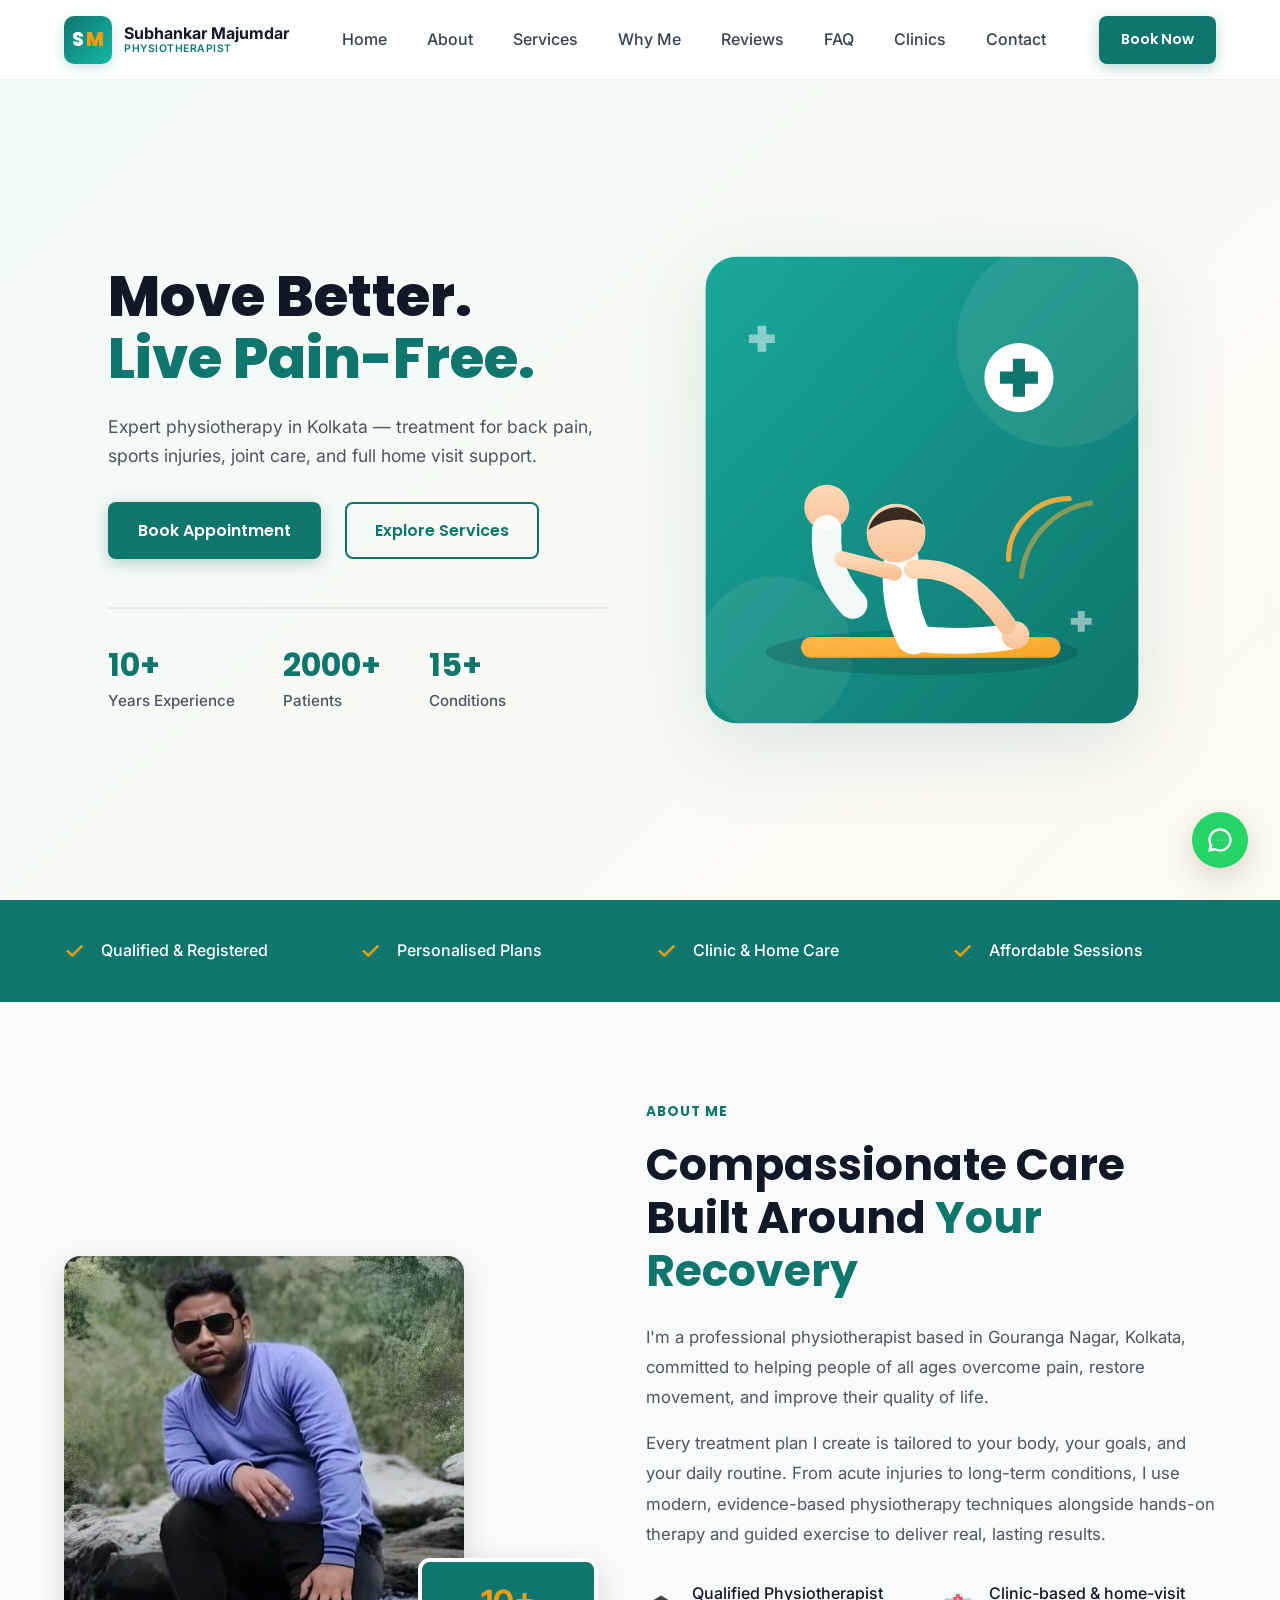
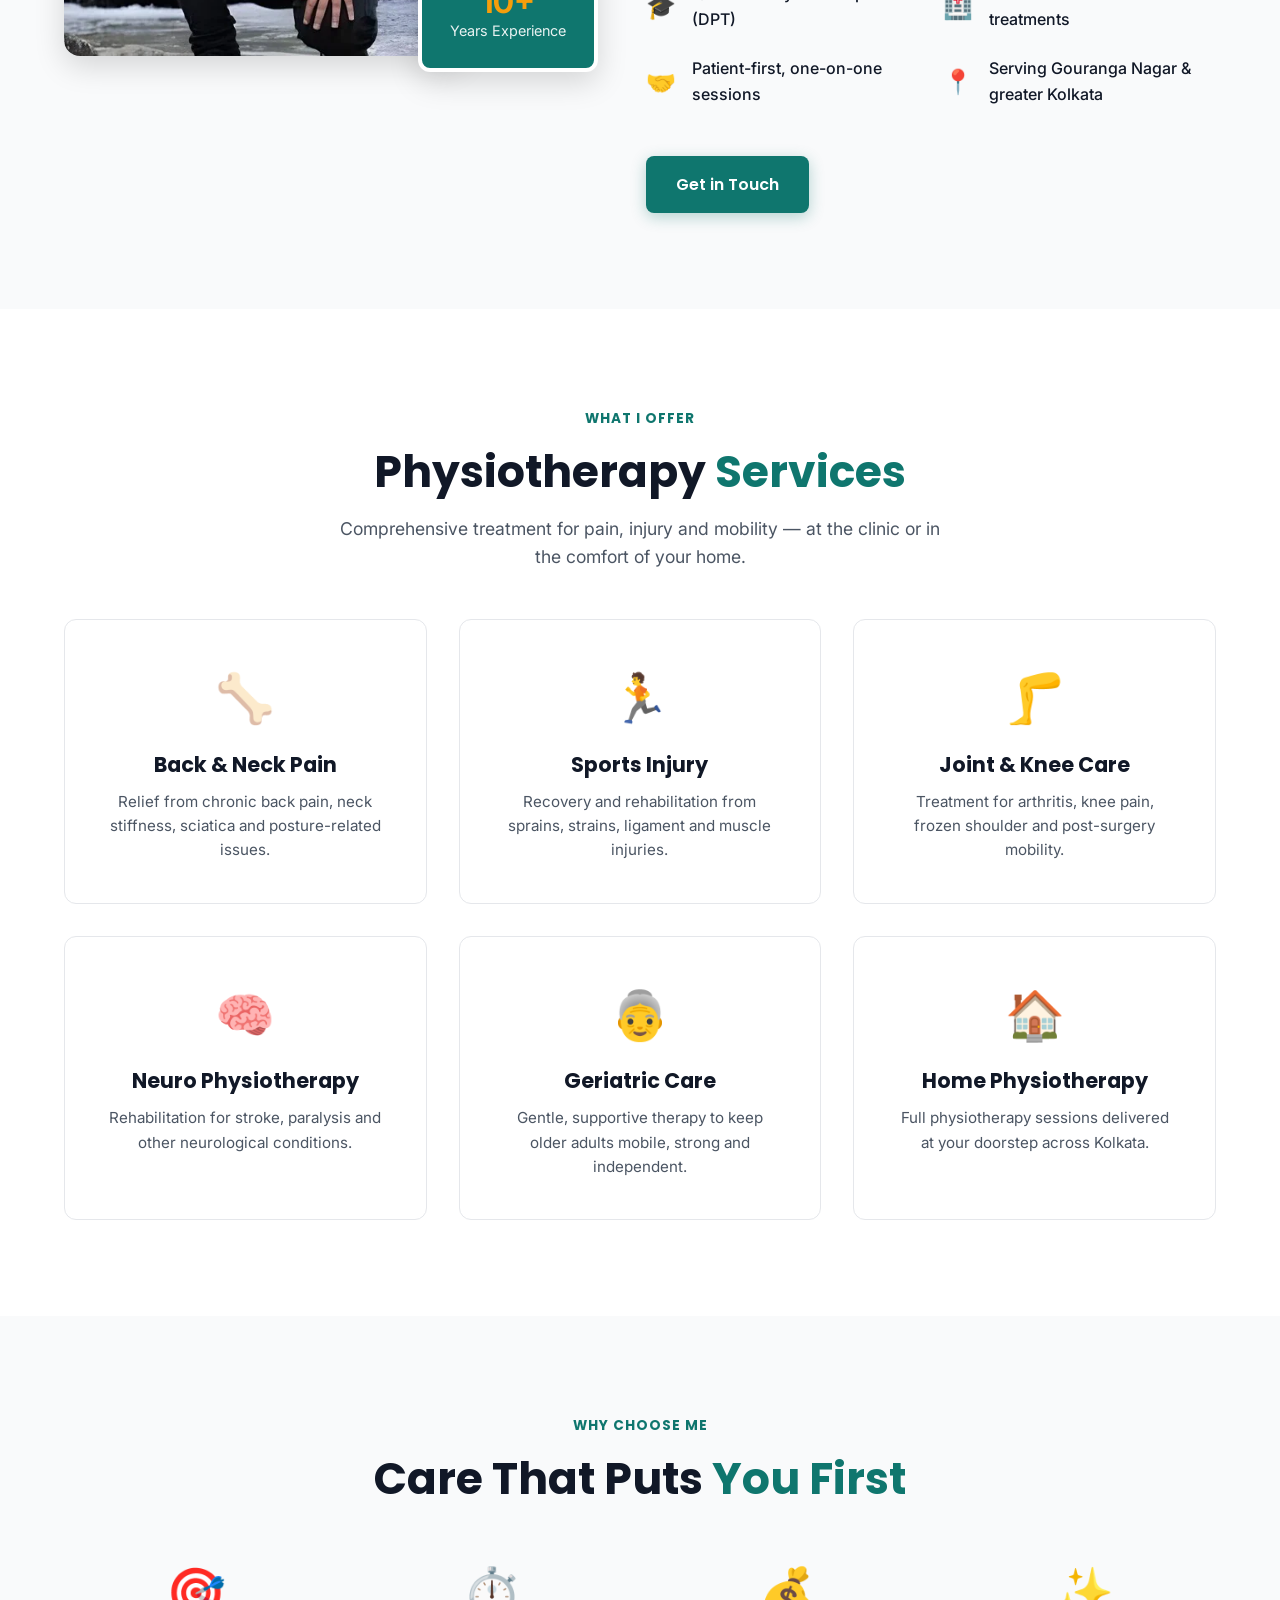
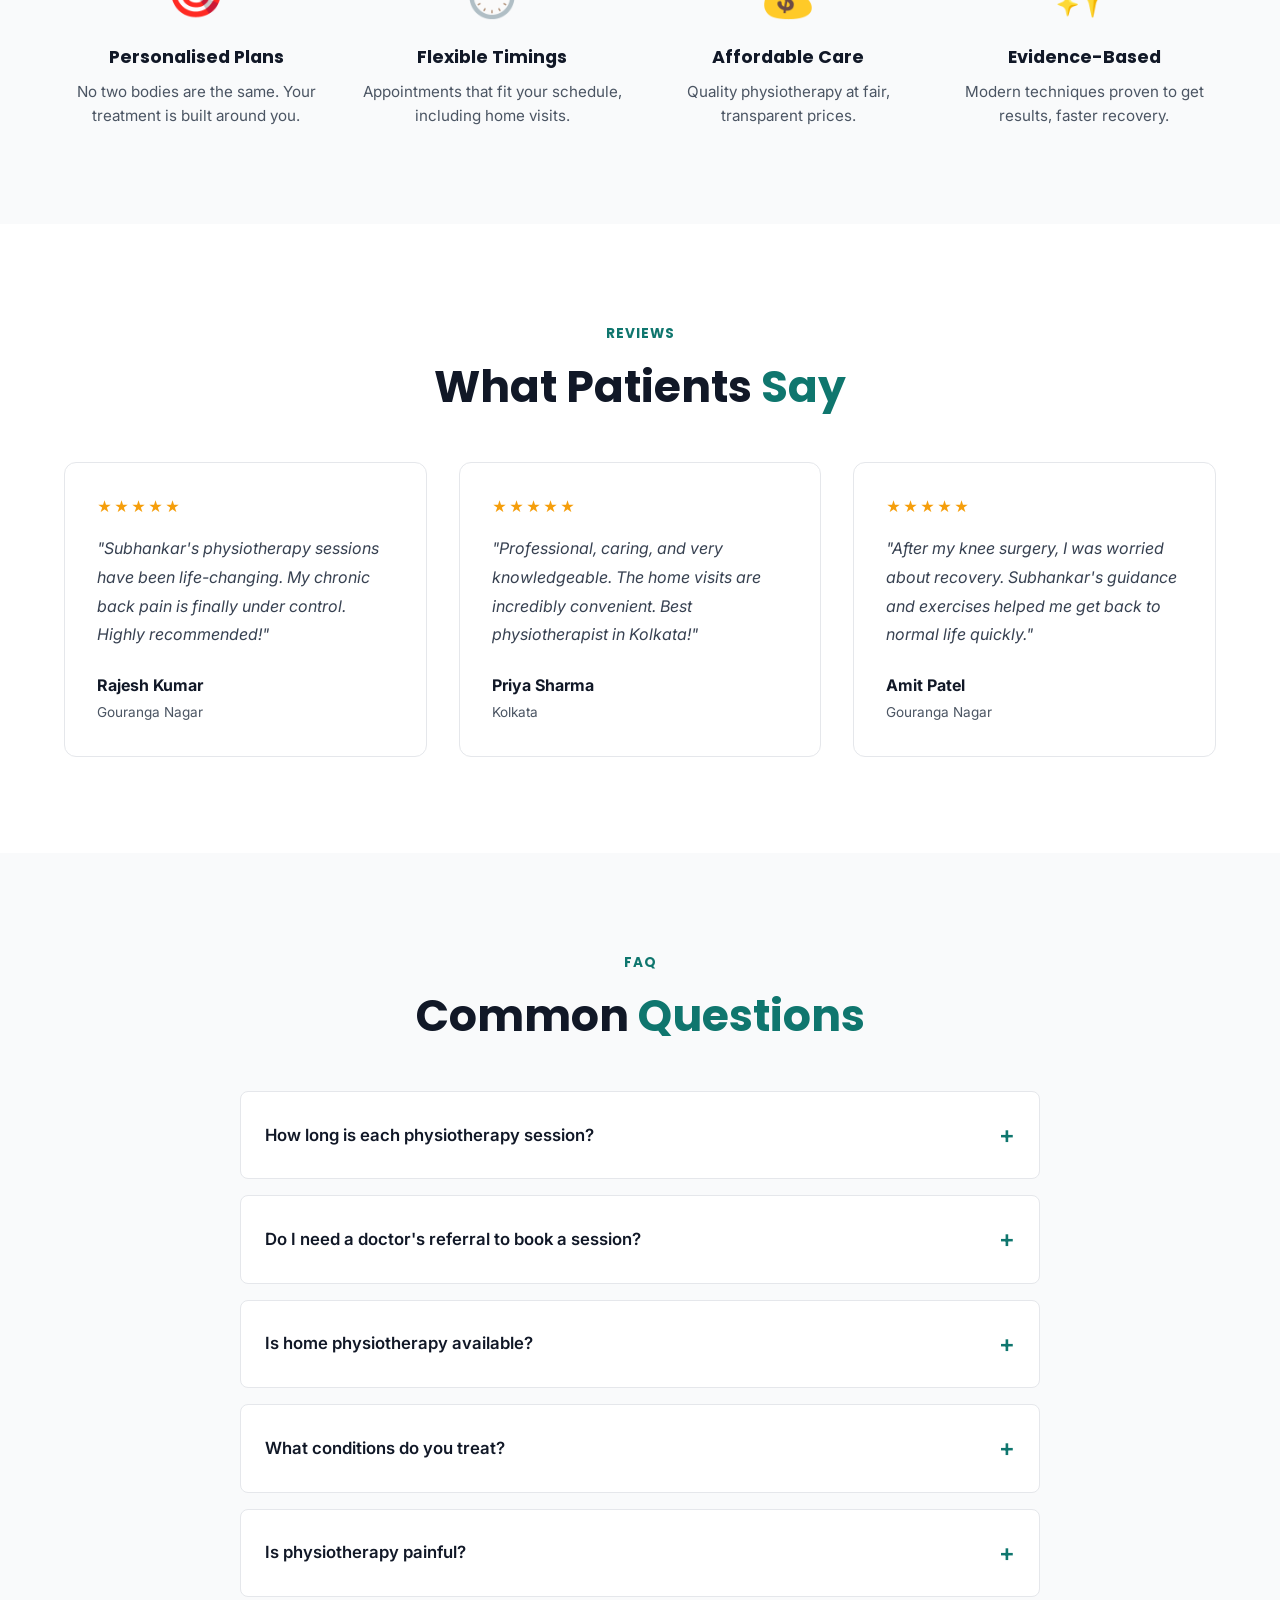
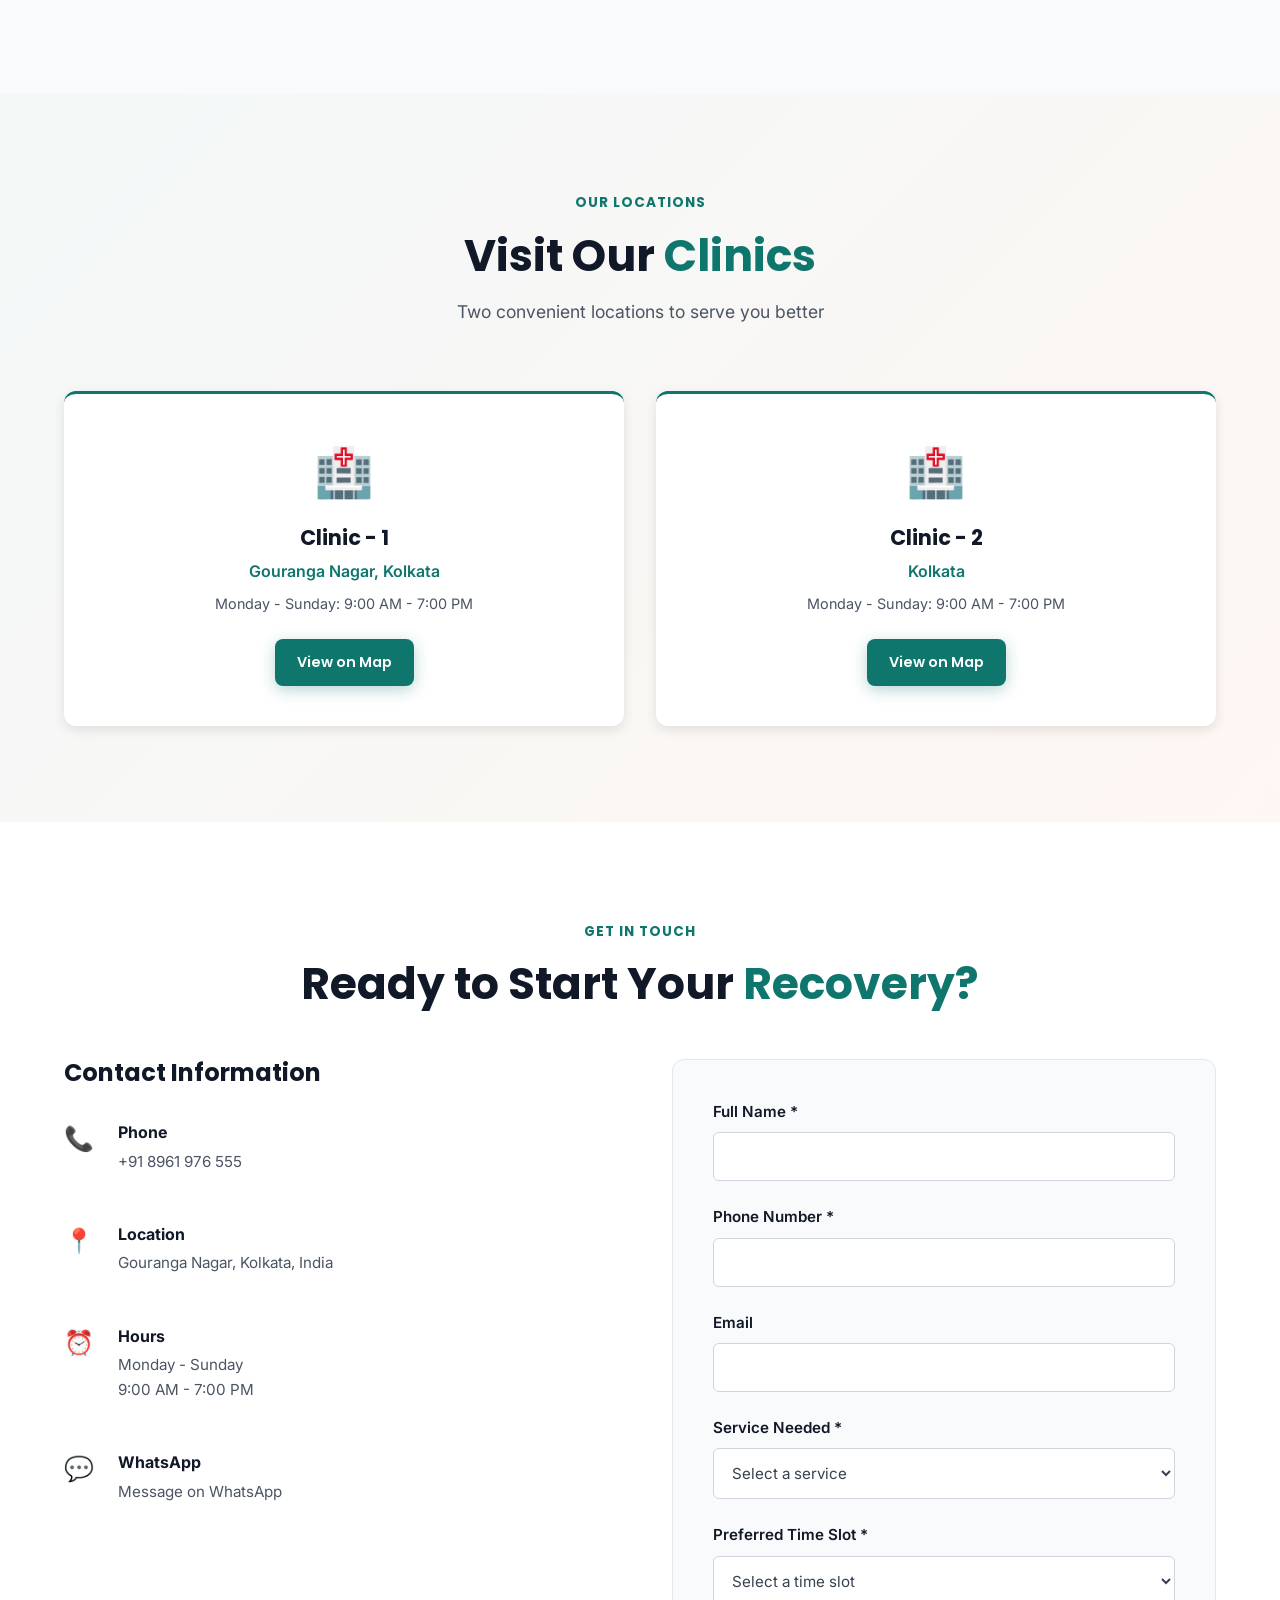
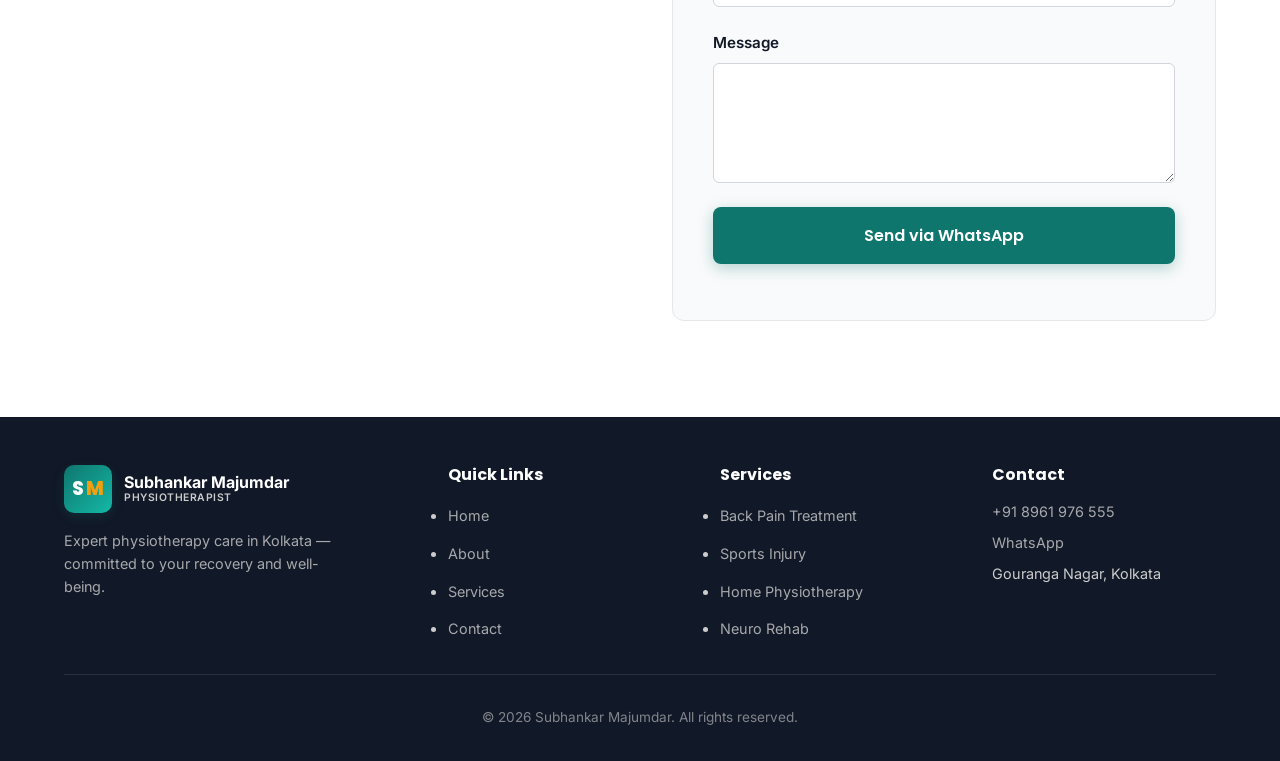
<file: index.html>
<!DOCTYPE html>
<html lang="en">
<head>
  <meta charset="UTF-8" />
  <meta name="viewport" content="width=device-width, initial-scale=1.0" />

  <!-- ===== Primary SEO ===== -->
  <title>Physiotherapist in Gouranga Nagar, Kolkata | Subhankar Majumdar</title>
  <meta name="description" content="Subhankar Majumdar is a qualified physiotherapist in Gouranga Nagar, Kolkata. Treatment for back pain, sports injury, knee & joint pain, neuro rehab and home physiotherapy. Book an appointment today." />
  <meta name="keywords" content="physiotherapist Kolkata, physiotherapy Gouranga Nagar, back pain treatment Kolkata, sports injury physiotherapist, home physiotherapy Kolkata, knee pain, neuro physiotherapy" />
  <meta name="author" content="Subhankar Majumdar" />
  <meta name="robots" content="index, follow" />

  <!-- ===== Open Graph ===== -->
  <meta property="og:type" content="website" />
  <meta property="og:title" content="Physiotherapist in Gouranga Nagar, Kolkata | Subhankar Majumdar" />
  <meta property="og:description" content="Expert physiotherapy in Kolkata — back pain, sports injury, joint care, neuro rehab and home visits." />
  <meta property="og:url" content="https://harajit05.github.io/tt1/" />
  <meta property="og:image" content="https://harajit05.github.io/tt1/assets/og-image.svg" />

  <!-- ===== Twitter Card ===== -->
  <meta name="twitter:card" content="summary_large_image" />
  <meta name="twitter:title" content="Physiotherapist in Gouranga Nagar, Kolkata | Subhankar Majumdar" />
  <meta name="twitter:description" content="Expert physiotherapy in Kolkata — back pain, sports injury, joint care, neuro rehab and home visits." />

  <!-- ===== Favicon ===== -->
  <link rel="icon" type="image/svg+xml" href="assets/favicon.svg" />

  <!-- ===== Fonts ===== -->
  <link rel="preconnect" href="https://fonts.googleapis.com" />
  <link rel="preconnect" href="https://fonts.gstatic.com" crossorigin />
  <link href="https://fonts.googleapis.com/css2?family=Poppins:wght@500;600;700;800&family=Inter:wght@400;500;600&display=swap" rel="stylesheet" />

  <!-- ===== Styles ===== -->
  <link rel="stylesheet" href="css/new-styles.css" />

  <!-- ===== Structured Data ===== -->
  <script type="application/ld+json">
  {
    "@context": "https://schema.org",
    "@type": "LocalBusiness",
    "name": "Subhankar Majumdar - Physiotherapist",
    "description": "Qualified physiotherapist in Gouranga Nagar, Kolkata offering treatment for back pain, sports injury, joint care, neuro physiotherapy, and home visits.",
    "url": "https://harajit05.github.io/tt1/",
    "image": "https://harajit05.github.io/tt1/assets/og-image.svg",
    "areaServed": ["Gouranga Nagar", "Kolkata"],
    "telephone": "+918961976555",
    "priceRange": "$$"
  }
  </script>
</head>
<body>
  <!-- ============ HEADER ============ -->
  <header class="header" id="header">
    <div class="container header__inner">
      <a href="#" class="logo">
        <span class="logo__icon">S<span>M</span></span>
        <div class="logo__text">
          <strong>Subhankar Majumdar</strong>
          <small>Physiotherapist</small>
        </div>
      </a>

      <nav class="nav" id="nav-menu">
        <a href="#home" class="nav__link active">Home</a>
        <a href="#about" class="nav__link">About</a>
        <a href="#services" class="nav__link">Services</a>
        <a href="#why" class="nav__link">Why Me</a>
        <a href="#testimonials" class="nav__link">Reviews</a>
        <a href="#faq" class="nav__link">FAQ</a>
        <a href="#clinics" class="nav__link">Clinics</a>
        <a href="#contact" class="nav__link">Contact</a>
      </nav>

      <a href="#contact" class="btn btn--primary btn--sm" id="cta-btn">Book Now</a>

      <button class="hamburger" id="hamburger" aria-label="Toggle menu">
        <span></span>
        <span></span>
        <span></span>
      </button>
    </div>
  </header>

  <div class="mobile-overlay" id="mobile-overlay"></div>

  <!-- ============ HERO ============ -->
  <section class="hero" id="home">
    <div class="hero__bg"></div>
    <div class="container hero__content">
      <div class="hero__text">
        <h1>Move Better.<br><span>Live Pain-Free.</span></h1>
        <p>Expert physiotherapy in Kolkata — treatment for back pain, sports injuries, joint care, and full home visit support.</p>
        <div class="hero__buttons">
          <a href="#contact" class="btn btn--primary">Book Appointment</a>
          <a href="#services" class="btn btn--secondary">Explore Services</a>
        </div>
        <div class="hero__stats">
          <div class="stat">
            <strong class="stat__number">10+</strong>
            <span>Years Experience</span>
          </div>
          <div class="stat">
            <strong class="stat__number">2000+</strong>
            <span>Patients</span>
          </div>
          <div class="stat">
            <strong class="stat__number">15+</strong>
            <span>Conditions</span>
          </div>
        </div>
      </div>
      <div class="hero__image">
        <img src="assets/hero.svg" alt="Physiotherapy consultation" />
      </div>
    </div>
  </section>

  <!-- ============ TRUST BAR ============ -->
  <section class="trust-bar">
    <div class="container">
      <div class="trust-bar__grid">
        <div class="trust-item">
          <span class="trust-item__icon">✓</span>
          <span>Qualified & Registered</span>
        </div>
        <div class="trust-item">
          <span class="trust-item__icon">✓</span>
          <span>Personalised Plans</span>
        </div>
        <div class="trust-item">
          <span class="trust-item__icon">✓</span>
          <span>Clinic & Home Care</span>
        </div>
        <div class="trust-item">
          <span class="trust-item__icon">✓</span>
          <span>Affordable Sessions</span>
        </div>
      </div>
    </div>
  </section>

  <!-- ============ ABOUT ============ -->
  <section class="about" id="about">
    <div class="container">
      <div class="about__grid">
        <div class="about__image">
          <img src="assets/about.png" alt="Subhankar Majumdar" />
          <div class="about__badge">
            <strong>10+</strong>
            <small>Years Experience</small>
          </div>
        </div>
        <div class="about__content">
          <span class="section-tag">About Me</span>
          <h2>Compassionate Care Built Around <span>Your Recovery</span></h2>
          <p>I'm a professional physiotherapist based in Gouranga Nagar, Kolkata, committed to helping people of all ages overcome pain, restore movement, and improve their quality of life.</p>
          <p>Every treatment plan I create is tailored to your body, your goals, and your daily routine. From acute injuries to long-term conditions, I use modern, evidence-based physiotherapy techniques alongside hands-on therapy and guided exercise to deliver real, lasting results.</p>
          
          <div class="about__features">
            <div class="feature">
              <span>🎓</span> Qualified Physiotherapist (DPT)
            </div>
            <div class="feature">
              <span>🏥</span> Clinic-based & home-visit treatments
            </div>
            <div class="feature">
              <span>🤝</span> Patient-first, one-on-one sessions
            </div>
            <div class="feature">
              <span>📍</span> Serving Gouranga Nagar & greater Kolkata
            </div>
          </div>

          <a href="#contact" class="btn btn--primary">Get in Touch</a>
        </div>
      </div>
    </div>
  </section>

  <!-- ============ SERVICES ============ -->
  <section class="services" id="services">
    <div class="container">
      <div class="section-header">
        <span class="section-tag">What I Offer</span>
        <h2>Physiotherapy <span>Services</span></h2>
        <p>Comprehensive treatment for pain, injury and mobility — at the clinic or in the comfort of your home.</p>
      </div>

      <div class="services__grid">
        <article class="service-card">
          <div class="service-card__icon">🦴</div>
          <h3>Back & Neck Pain</h3>
          <p>Relief from chronic back pain, neck stiffness, sciatica and posture-related issues.</p>
        </article>
        <article class="service-card">
          <div class="service-card__icon">🏃</div>
          <h3>Sports Injury</h3>
          <p>Recovery and rehabilitation from sprains, strains, ligament and muscle injuries.</p>
        </article>
        <article class="service-card">
          <div class="service-card__icon">🦵</div>
          <h3>Joint & Knee Care</h3>
          <p>Treatment for arthritis, knee pain, frozen shoulder and post-surgery mobility.</p>
        </article>
        <article class="service-card">
          <div class="service-card__icon">🧠</div>
          <h3>Neuro Physiotherapy</h3>
          <p>Rehabilitation for stroke, paralysis and other neurological conditions.</p>
        </article>
        <article class="service-card">
          <div class="service-card__icon">👵</div>
          <h3>Geriatric Care</h3>
          <p>Gentle, supportive therapy to keep older adults mobile, strong and independent.</p>
        </article>
        <article class="service-card">
          <div class="service-card__icon">🏠</div>
          <h3>Home Physiotherapy</h3>
          <p>Full physiotherapy sessions delivered at your doorstep across Kolkata.</p>
        </article>
      </div>
    </div>
  </section>

  <!-- ============ WHY CHOOSE ============ -->
  <section class="why" id="why">
    <div class="container">
      <div class="section-header">
        <span class="section-tag">Why Choose Me</span>
        <h2>Care That Puts <span>You First</span></h2>
      </div>

      <div class="why__grid">
        <div class="why-card">
          <div class="why-card__icon">🎯</div>
          <h3>Personalised Plans</h3>
          <p>No two bodies are the same. Your treatment is built around you.</p>
        </div>
        <div class="why-card">
          <div class="why-card__icon">⏱️</div>
          <h3>Flexible Timings</h3>
          <p>Appointments that fit your schedule, including home visits.</p>
        </div>
        <div class="why-card">
          <div class="why-card__icon">💰</div>
          <h3>Affordable Care</h3>
          <p>Quality physiotherapy at fair, transparent prices.</p>
        </div>
        <div class="why-card">
          <div class="why-card__icon">✨</div>
          <h3>Evidence-Based</h3>
          <p>Modern techniques proven to get results, faster recovery.</p>
        </div>
      </div>
    </div>
  </section>

  <!-- ============ TESTIMONIALS ============ -->
  <section class="testimonials" id="testimonials">
    <div class="container">
      <div class="section-header">
        <span class="section-tag">Reviews</span>
        <h2>What Patients <span>Say</span></h2>
      </div>

      <div class="testimonials__grid">
        <article class="testimonial-card">
          <div class="testimonial-card__stars">★★★★★</div>
          <p>"Subhankar's physiotherapy sessions have been life-changing. My chronic back pain is finally under control. Highly recommended!"</p>
          <div class="testimonial-card__author">
            <strong>Rajesh Kumar</strong>
            <small>Gouranga Nagar</small>
          </div>
        </article>
        <article class="testimonial-card">
          <div class="testimonial-card__stars">★★★★★</div>
          <p>"Professional, caring, and very knowledgeable. The home visits are incredibly convenient. Best physiotherapist in Kolkata!"</p>
          <div class="testimonial-card__author">
            <strong>Priya Sharma</strong>
            <small>Kolkata</small>
          </div>
        </article>
        <article class="testimonial-card">
          <div class="testimonial-card__stars">★★★★★</div>
          <p>"After my knee surgery, I was worried about recovery. Subhankar's guidance and exercises helped me get back to normal life quickly."</p>
          <div class="testimonial-card__author">
            <strong>Amit Patel</strong>
            <small>Gouranga Nagar</small>
          </div>
        </article>
      </div>
    </div>
  </section>

  <!-- ============ FAQ ============ -->
  <section class="faq" id="faq">
    <div class="container">
      <div class="section-header">
        <span class="section-tag">FAQ</span>
        <h2>Common <span>Questions</span></h2>
      </div>

      <div class="faq__list">
        <details class="faq-item">
          <summary>How long is each physiotherapy session?</summary>
          <p>A typical session lasts 30 to 45 minutes, depending on your condition and treatment plan. The first visit takes a little longer as it includes a full assessment.</p>
        </details>

        <details class="faq-item">
          <summary>Do I need a doctor's referral to book a session?</summary>
          <p>No referral is required. You can book a physiotherapy assessment directly. If your condition needs medical investigation, you will be advised and the physiotherapist will coordinate with your doctor where needed.</p>
        </details>

        <details class="faq-item">
          <summary>Is home physiotherapy available?</summary>
          <p>Yes. Home physiotherapy is available across Gouranga Nagar and greater Kolkata for patients who find it difficult to travel, including elderly patients and those recovering from surgery or injury.</p>
        </details>

        <details class="faq-item">
          <summary>What conditions do you treat?</summary>
          <p>Treatment is offered for back and neck pain, sciatica, sports injuries, knee and joint pain, frozen shoulder, arthritis, post-surgery rehabilitation, neurological conditions such as stroke and paralysis, and geriatric care for older adults.</p>
        </details>

        <details class="faq-item">
          <summary>Is physiotherapy painful?</summary>
          <p>Physiotherapy should not be painful. Some techniques may cause mild, temporary discomfort, but treatment is always adjusted to your comfort level. The goal is to relieve pain, not add to it.</p>
        </details>
      </div>
    </div>
  </section>

  <!-- ============ CLINICS ============ -->
  <section class="clinics" id="clinics">
    <div class="container">
      <div class="section-header">
        <span class="section-tag">Our Locations</span>
        <h2>Visit Our <span>Clinics</span></h2>
        <p>Two convenient locations to serve you better</p>
      </div>

      <div class="clinics__grid">
        <div class="clinic-card">
          <div class="clinic-card__icon">🏥</div>
          <h3>Clinic - 1</h3>
          <p class="clinic-card__location">Gouranga Nagar, Kolkata</p>
          <p class="clinic-card__hours">Monday - Sunday: 9:00 AM - 7:00 PM</p>
          <a href="https://maps.app.goo.gl/L2GmdZjw32zHXxrBA" target="_blank" class="btn btn--primary btn--sm">View on Map</a>
        </div>

        <div class="clinic-card">
          <div class="clinic-card__icon">🏥</div>
          <h3>Clinic - 2</h3>
          <p class="clinic-card__location">Kolkata</p>
          <p class="clinic-card__hours">Monday - Sunday: 9:00 AM - 7:00 PM</p>
          <a href="https://maps.app.goo.gl/3SUWJqsmTwRdcYxg6" target="_blank" class="btn btn--primary btn--sm">View on Map</a>
        </div>
      </div>
    </div>
  </section>

  <!-- ============ CONTACT ============ -->
  <section class="contact" id="contact">
    <div class="container">
      <div class="section-header">
        <span class="section-tag">Get in Touch</span>
        <h2>Ready to Start Your <span>Recovery?</span></h2>
      </div>

      <div class="contact__grid">
        <div class="contact__info">
          <h3>Contact Information</h3>
          
          <div class="contact-item">
            <span class="contact-item__icon">📞</span>
            <div>
              <strong>Phone</strong>
              <p><a href="tel:+918961976555">+91 8961 976 555</a></p>
            </div>
          </div>

          <div class="contact-item">
            <span class="contact-item__icon">📍</span>
            <div>
              <strong>Location</strong>
              <p>Gouranga Nagar, Kolkata, India</p>
            </div>
          </div>

          <div class="contact-item">
            <span class="contact-item__icon">⏰</span>
            <div>
              <strong>Hours</strong>
              <p>Monday - Sunday<br>9:00 AM - 7:00 PM</p>
            </div>
          </div>

          <div class="contact-item">
            <span class="contact-item__icon">💬</span>
            <div>
              <strong>WhatsApp</strong>
              <p><a href="https://wa.me/918961976555" target="_blank">Message on WhatsApp</a></p>
            </div>
          </div>
        </div>

        <form class="contact__form" id="contact-form">
          <div class="form-group">
            <label for="name">Full Name *</label>
            <input type="text" id="name" name="name" required>
          </div>

          <div class="form-group">
            <label for="phone">Phone Number *</label>
            <input type="tel" id="phone" name="phone" required>
          </div>

          <div class="form-group">
            <label for="email">Email</label>
            <input type="email" id="email" name="email">
          </div>

          <div class="form-group">
            <label for="service">Service Needed *</label>
            <select id="service" name="service" required>
              <option value="">Select a service</option>
              <option value="Back & Neck Pain">Back & Neck Pain</option>
              <option value="Sports Injury">Sports Injury</option>
              <option value="Joint & Knee Care">Joint & Knee Care</option>
              <option value="Neuro Physiotherapy">Neuro Physiotherapy</option>
              <option value="Geriatric Care">Geriatric Care</option>
              <option value="Home Physiotherapy">Home Physiotherapy</option>
              <option value="Other">Other</option>
            </select>
          </div>

          <div class="form-group" id="other-group" style="display: none;">
            <label for="other-service">Please specify</label>
            <input type="text" id="other-service" name="other-service">
          </div>

          <div class="form-group">
            <label for="timeslot">Preferred Time Slot *</label>
            <select id="timeslot" name="timeslot" required>
              <option value="">Select a time slot</option>
              <option value="9:00 AM - 10:00 AM">9:00 AM - 10:00 AM</option>
              <option value="10:00 AM - 11:00 AM">10:00 AM - 11:00 AM</option>
              <option value="11:00 AM - 12:00 PM">11:00 AM - 12:00 PM</option>
              <option value="2:00 PM - 3:00 PM">2:00 PM - 3:00 PM</option>
              <option value="3:00 PM - 4:00 PM">3:00 PM - 4:00 PM</option>
              <option value="4:00 PM - 5:00 PM">4:00 PM - 5:00 PM</option>
              <option value="5:00 PM - 6:00 PM">5:00 PM - 6:00 PM</option>
              <option value="6:00 PM - 7:00 PM">6:00 PM - 7:00 PM</option>
            </select>
          </div>

          <div class="form-group">
            <label for="message">Message</label>
            <textarea id="message" name="message" rows="4"></textarea>
          </div>

          <button type="submit" class="btn btn--primary btn--full">Send via WhatsApp</button>
          <p class="form-note" id="form-note"></p>
        </form>
      </div>
    </div>
  </section>

  <!-- ============ FOOTER ============ -->
  <footer class="footer">
    <div class="container">
      <div class="footer__content">
        <div class="footer__brand">
          <div class="logo">
            <span class="logo__icon">S<span>M</span></span>
            <div class="logo__text">
              <strong>Subhankar Majumdar</strong>
              <small>Physiotherapist</small>
            </div>
          </div>
          <p>Expert physiotherapy care in Kolkata — committed to your recovery and well-being.</p>
        </div>

        <div class="footer__links">
          <h4>Quick Links</h4>
          <ul>
            <li><a href="#home">Home</a></li>
            <li><a href="#about">About</a></li>
            <li><a href="#services">Services</a></li>
            <li><a href="#contact">Contact</a></li>
          </ul>
        </div>

        <div class="footer__links">
          <h4>Services</h4>
          <ul>
            <li><a href="#services">Back Pain Treatment</a></li>
            <li><a href="#services">Sports Injury</a></li>
            <li><a href="#services">Home Physiotherapy</a></li>
            <li><a href="#services">Neuro Rehab</a></li>
          </ul>
        </div>

        <div class="footer__contact">
          <h4>Contact</h4>
          <p><a href="tel:+918961976555">+91 8961 976 555</a></p>
          <p><a href="https://wa.me/918961976555" target="_blank">WhatsApp</a></p>
          <p>Gouranga Nagar, Kolkata</p>
        </div>
      </div>

      <div class="footer__bottom">
        <p>&copy; <span id="year"></span> Subhankar Majumdar. All rights reserved.</p>
      </div>
    </div>
  </footer>

  <!-- ============ WHATSAPP BUTTON ============ -->
  <a href="https://wa.me/918961976555?text=Hi%20Subhankar%2C%20I%20would%20like%20to%20book%20a%20consultation" target="_blank" class="whatsapp-btn" id="whatsapp-btn" aria-label="Chat on WhatsApp">
    <svg width="24" height="24" viewBox="0 0 24 24" fill="currentColor">
      <path d="M12 2C6.48 2 2 6.48 2 12c0 1.54.36 3 .97 4.29L2 22l6.29-.97C10.04 21.62 11 22 12 22c5.52 0 10-4.48 10-10S17.52 2 12 2zm0 18c-1.41 0-2.73-.36-3.88-.99l-.28-.15-2.89.44.44-2.89-.15-.28C4.36 14.73 4 13.41 4 12c0-4.41 3.59-8 8-8s8 3.59 8 8-3.59 8-8 8z"/>
      <path d="M16.5 12.5c-.28 0-.5-.22-.5-.5s.22-.5.5-.5.5.22.5.5-.22.5-.5.5zm-3 0c-.28 0-.5-.22-.5-.5s.22-.5.5-.5.5.22.5.5-.22.5-.5.5zm-3 0c-.28 0-.5-.22-.5-.5s.22-.5.5-.5.5.22.5.5-.22.5-.5.5z"/>
    </svg>
  </a>

  <!-- ============ Scripts ============ -->
  <script src="js/new-script.js"></script>
</body>
</html>
</file>
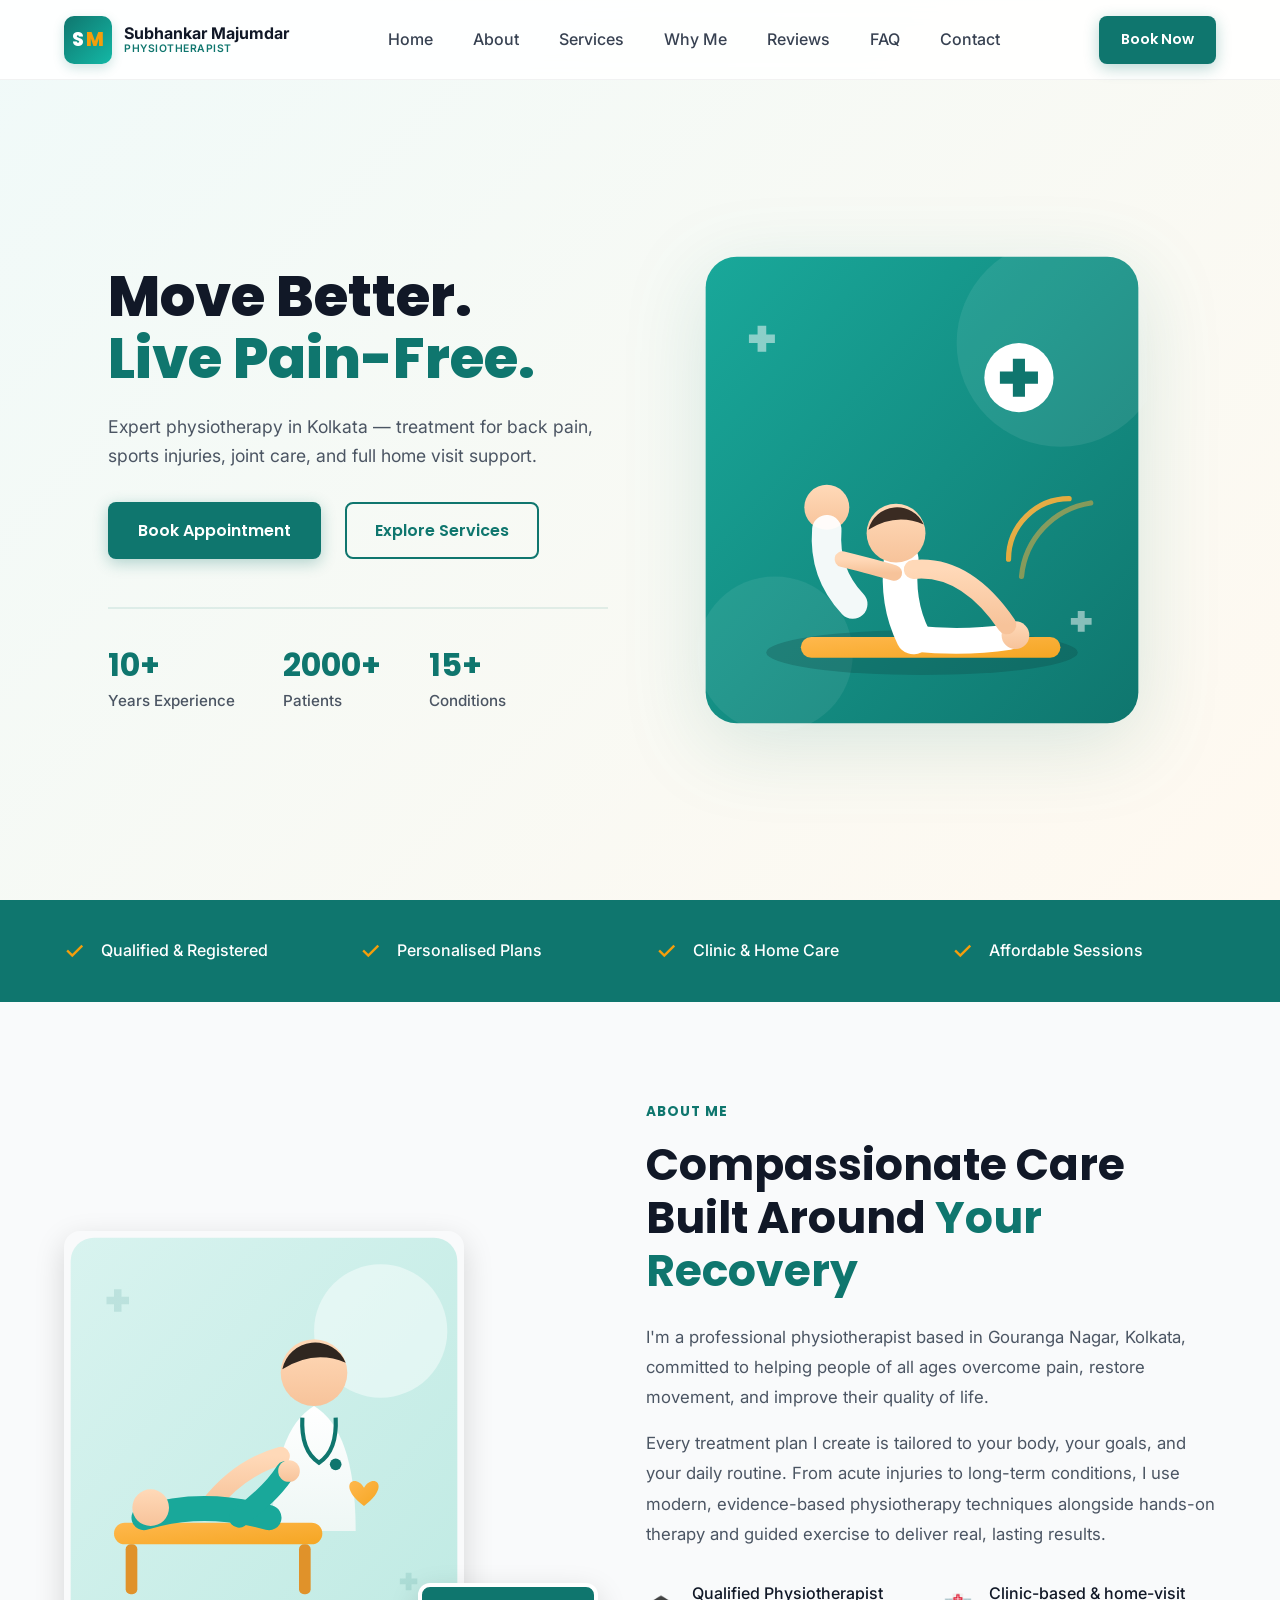
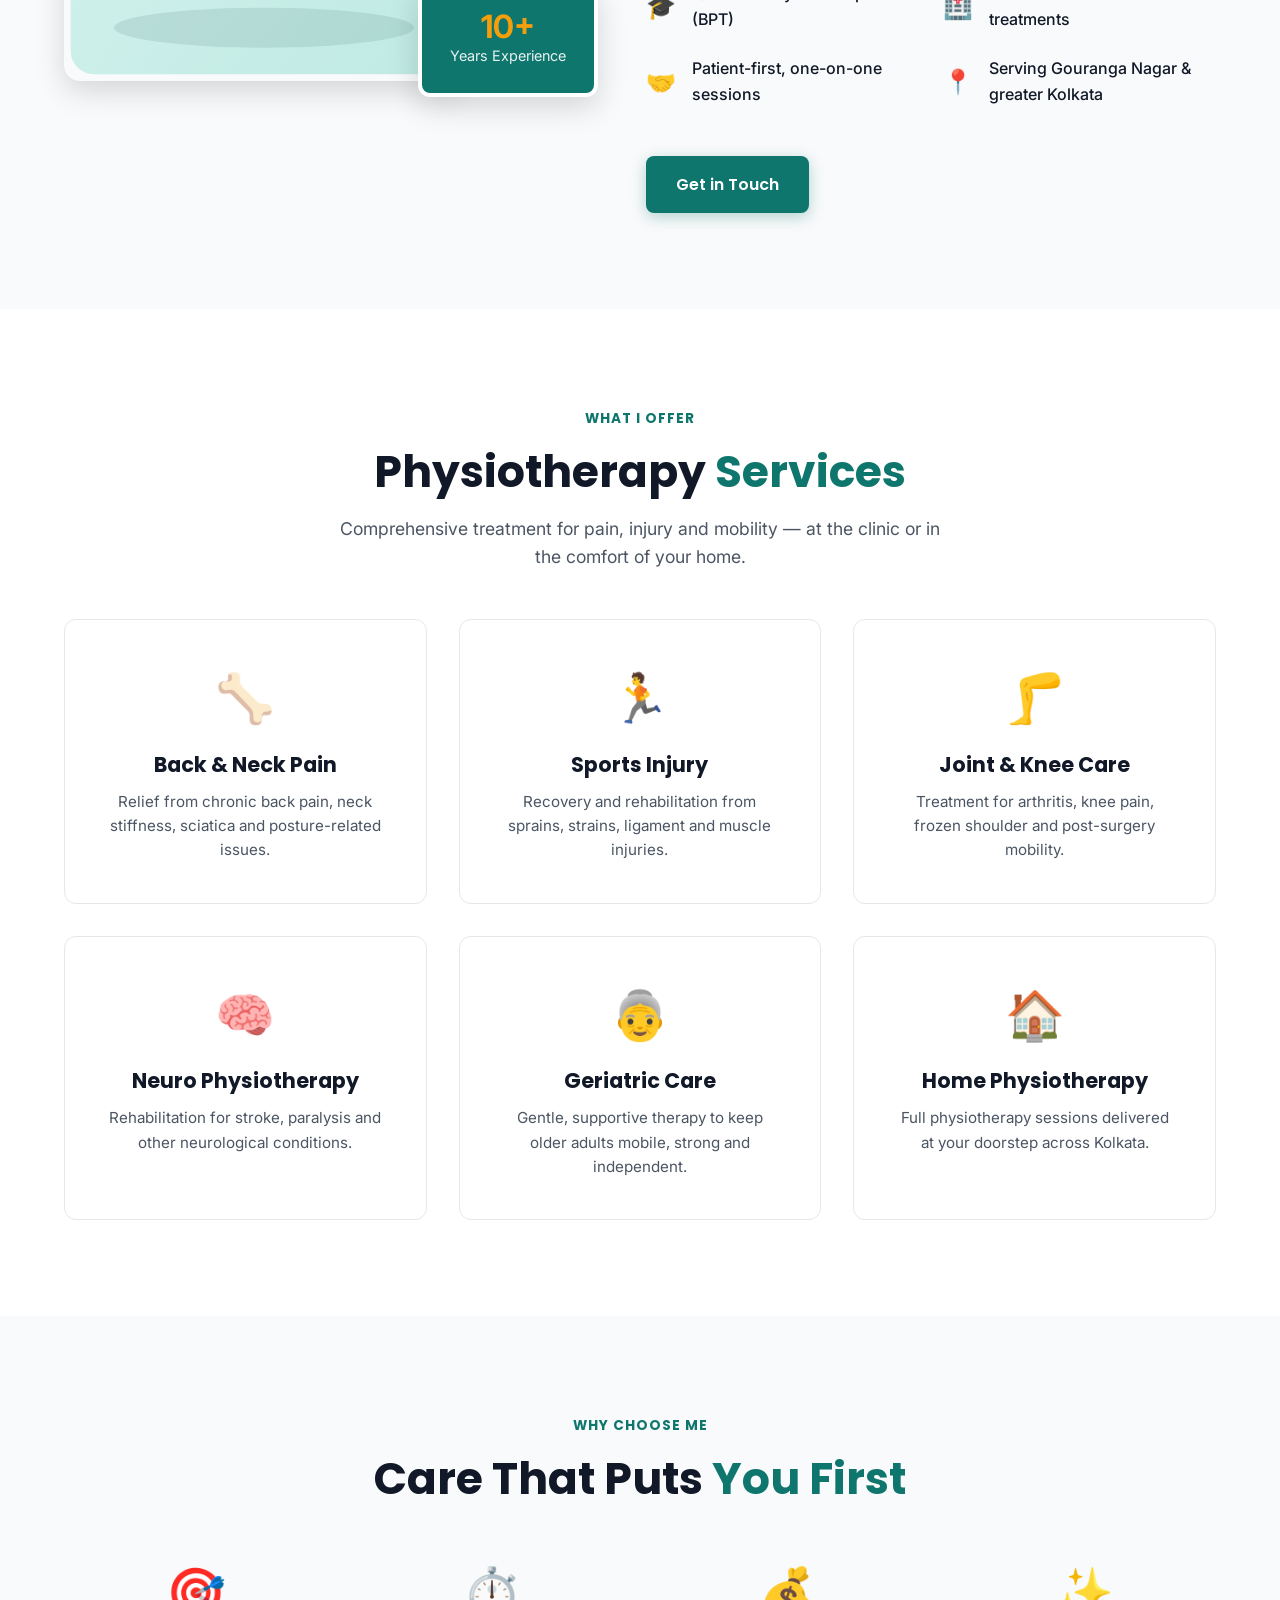
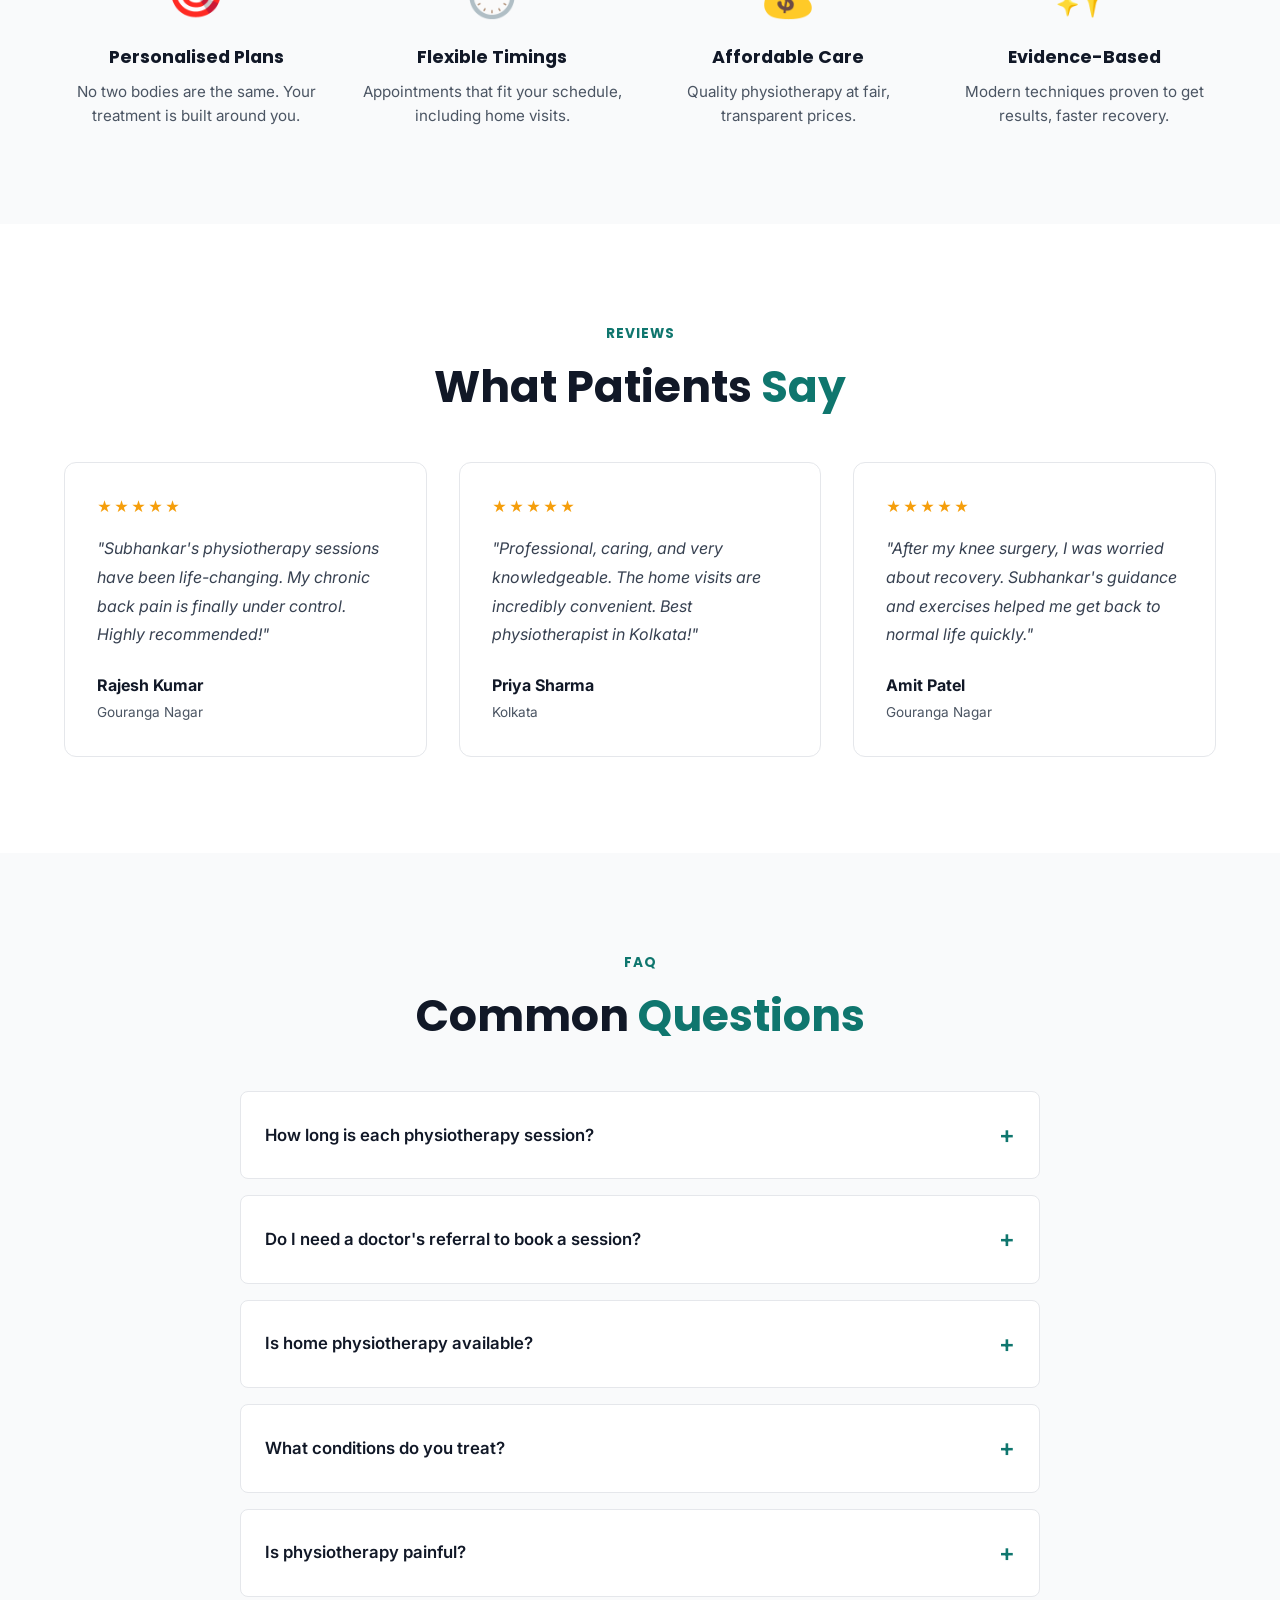
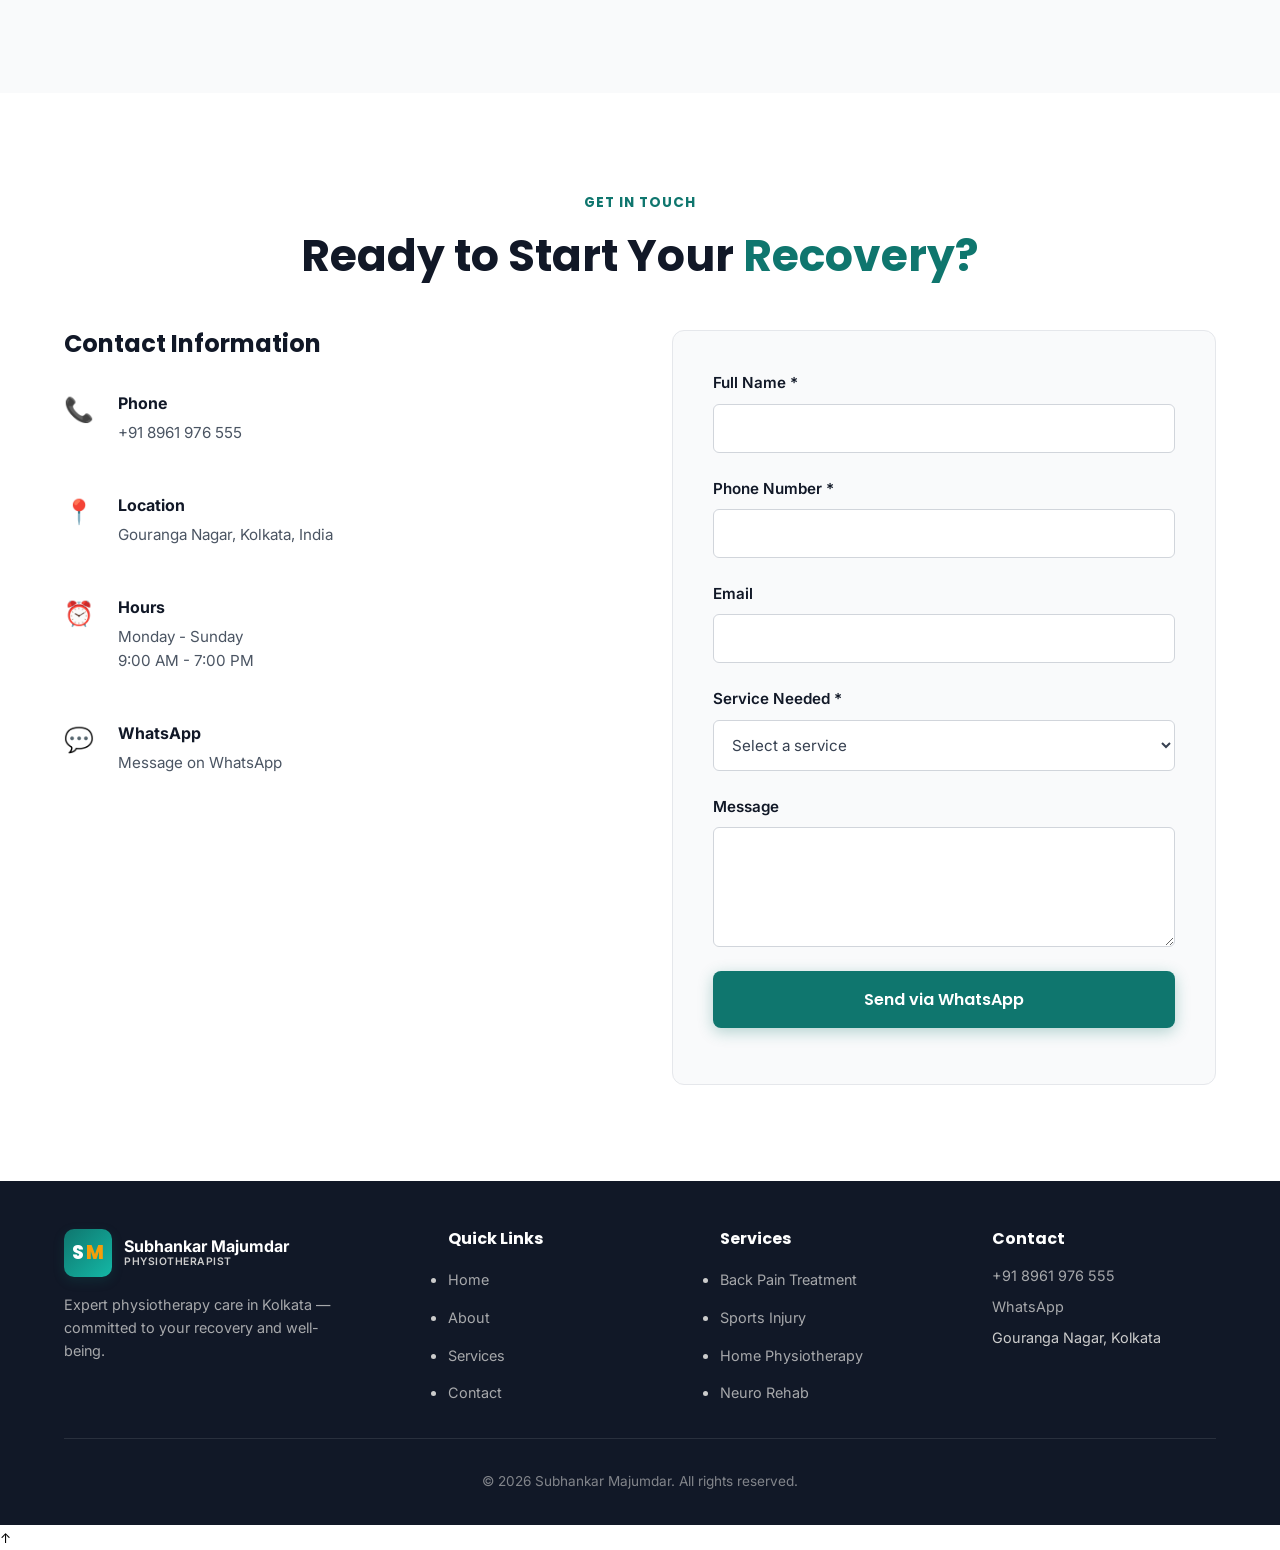
<file: index-new.html>
<!DOCTYPE html>
<html lang="en">
<head>
  <meta charset="UTF-8" />
  <meta name="viewport" content="width=device-width, initial-scale=1.0" />

  <!-- ===== Primary SEO ===== -->
  <title>Physiotherapist in Gouranga Nagar, Kolkata | Subhankar Majumdar</title>
  <meta name="description" content="Subhankar Majumdar is a qualified physiotherapist in Gouranga Nagar, Kolkata. Treatment for back pain, sports injury, knee & joint pain, neuro rehab and home physiotherapy. Book an appointment today." />
  <meta name="keywords" content="physiotherapist Kolkata, physiotherapy Gouranga Nagar, back pain treatment Kolkata, sports injury physiotherapist, home physiotherapy Kolkata, knee pain, neuro physiotherapy" />
  <meta name="author" content="Subhankar Majumdar" />
  <meta name="robots" content="index, follow" />

  <!-- ===== Open Graph ===== -->
  <meta property="og:type" content="website" />
  <meta property="og:title" content="Physiotherapist in Gouranga Nagar, Kolkata | Subhankar Majumdar" />
  <meta property="og:description" content="Expert physiotherapy in Kolkata — back pain, sports injury, joint care, neuro rehab and home visits." />
  <meta property="og:url" content="https://harajit05.github.io/tt1/" />
  <meta property="og:image" content="https://harajit05.github.io/tt1/assets/og-image.svg" />

  <!-- ===== Twitter Card ===== -->
  <meta name="twitter:card" content="summary_large_image" />
  <meta name="twitter:title" content="Physiotherapist in Gouranga Nagar, Kolkata | Subhankar Majumdar" />
  <meta name="twitter:description" content="Expert physiotherapy in Kolkata — back pain, sports injury, joint care, neuro rehab and home visits." />

  <!-- ===== Favicon ===== -->
  <link rel="icon" type="image/svg+xml" href="assets/favicon.svg" />

  <!-- ===== Fonts ===== -->
  <link rel="preconnect" href="https://fonts.googleapis.com" />
  <link rel="preconnect" href="https://fonts.gstatic.com" crossorigin />
  <link href="https://fonts.googleapis.com/css2?family=Poppins:wght@500;600;700;800&family=Inter:wght@400;500;600&display=swap" rel="stylesheet" />

  <!-- ===== Styles ===== -->
  <link rel="stylesheet" href="css/new-styles.css" />

  <!-- ===== Structured Data ===== -->
  <script type="application/ld+json">
  {
    "@context": "https://schema.org",
    "@type": "LocalBusiness",
    "name": "Subhankar Majumdar - Physiotherapist",
    "description": "Qualified physiotherapist in Gouranga Nagar, Kolkata offering treatment for back pain, sports injury, joint care, neuro physiotherapy, and home visits.",
    "url": "https://harajit05.github.io/tt1/",
    "image": "https://harajit05.github.io/tt1/assets/og-image.svg",
    "areaServed": ["Gouranga Nagar", "Kolkata"],
    "telephone": "+918961976555",
    "priceRange": "$$"
  }
  </script>
</head>
<body>
  <!-- ============ HEADER ============ -->
  <header class="header" id="header">
    <div class="container header__inner">
      <a href="#" class="logo">
        <span class="logo__icon">S<span>M</span></span>
        <div class="logo__text">
          <strong>Subhankar Majumdar</strong>
          <small>Physiotherapist</small>
        </div>
      </a>

      <nav class="nav" id="nav-menu">
        <a href="#home" class="nav__link active">Home</a>
        <a href="#about" class="nav__link">About</a>
        <a href="#services" class="nav__link">Services</a>
        <a href="#why" class="nav__link">Why Me</a>
        <a href="#testimonials" class="nav__link">Reviews</a>
        <a href="#faq" class="nav__link">FAQ</a>
        <a href="#contact" class="nav__link">Contact</a>
      </nav>

      <a href="#contact" class="btn btn--primary btn--sm" id="cta-btn">Book Now</a>

      <button class="hamburger" id="hamburger" aria-label="Toggle menu">
        <span></span>
        <span></span>
        <span></span>
      </button>
    </div>
  </header>

  <div class="mobile-overlay" id="mobile-overlay"></div>

  <!-- ============ HERO ============ -->
  <section class="hero" id="home">
    <div class="hero__bg"></div>
    <div class="container hero__content">
      <div class="hero__text">
        <h1>Move Better.<br><span>Live Pain-Free.</span></h1>
        <p>Expert physiotherapy in Kolkata — treatment for back pain, sports injuries, joint care, and full home visit support.</p>
        <div class="hero__buttons">
          <a href="#contact" class="btn btn--primary">Book Appointment</a>
          <a href="#services" class="btn btn--secondary">Explore Services</a>
        </div>
        <div class="hero__stats">
          <div class="stat">
            <strong class="stat__number">10+</strong>
            <span>Years Experience</span>
          </div>
          <div class="stat">
            <strong class="stat__number">2000+</strong>
            <span>Patients</span>
          </div>
          <div class="stat">
            <strong class="stat__number">15+</strong>
            <span>Conditions</span>
          </div>
        </div>
      </div>
      <div class="hero__image">
        <img src="assets/hero.svg" alt="Physiotherapy consultation" />
      </div>
    </div>
  </section>

  <!-- ============ TRUST BAR ============ -->
  <section class="trust-bar">
    <div class="container">
      <div class="trust-bar__grid">
        <div class="trust-item">
          <span class="trust-item__icon">✓</span>
          <span>Qualified & Registered</span>
        </div>
        <div class="trust-item">
          <span class="trust-item__icon">✓</span>
          <span>Personalised Plans</span>
        </div>
        <div class="trust-item">
          <span class="trust-item__icon">✓</span>
          <span>Clinic & Home Care</span>
        </div>
        <div class="trust-item">
          <span class="trust-item__icon">✓</span>
          <span>Affordable Sessions</span>
        </div>
      </div>
    </div>
  </section>

  <!-- ============ ABOUT ============ -->
  <section class="about" id="about">
    <div class="container">
      <div class="about__grid">
        <div class="about__image">
          <img src="assets/about.svg" alt="Subhankar Majumdar" />
          <div class="about__badge">
            <strong>10+</strong>
            <small>Years Experience</small>
          </div>
        </div>
        <div class="about__content">
          <span class="section-tag">About Me</span>
          <h2>Compassionate Care Built Around <span>Your Recovery</span></h2>
          <p>I'm a professional physiotherapist based in Gouranga Nagar, Kolkata, committed to helping people of all ages overcome pain, restore movement, and improve their quality of life.</p>
          <p>Every treatment plan I create is tailored to your body, your goals, and your daily routine. From acute injuries to long-term conditions, I use modern, evidence-based physiotherapy techniques alongside hands-on therapy and guided exercise to deliver real, lasting results.</p>
          
          <div class="about__features">
            <div class="feature">
              <span>🎓</span> Qualified Physiotherapist (BPT)
            </div>
            <div class="feature">
              <span>🏥</span> Clinic-based & home-visit treatments
            </div>
            <div class="feature">
              <span>🤝</span> Patient-first, one-on-one sessions
            </div>
            <div class="feature">
              <span>📍</span> Serving Gouranga Nagar & greater Kolkata
            </div>
          </div>

          <a href="#contact" class="btn btn--primary">Get in Touch</a>
        </div>
      </div>
    </div>
  </section>

  <!-- ============ SERVICES ============ -->
  <section class="services" id="services">
    <div class="container">
      <div class="section-header">
        <span class="section-tag">What I Offer</span>
        <h2>Physiotherapy <span>Services</span></h2>
        <p>Comprehensive treatment for pain, injury and mobility — at the clinic or in the comfort of your home.</p>
      </div>

      <div class="services__grid">
        <article class="service-card">
          <div class="service-card__icon">🦴</div>
          <h3>Back & Neck Pain</h3>
          <p>Relief from chronic back pain, neck stiffness, sciatica and posture-related issues.</p>
        </article>
        <article class="service-card">
          <div class="service-card__icon">🏃</div>
          <h3>Sports Injury</h3>
          <p>Recovery and rehabilitation from sprains, strains, ligament and muscle injuries.</p>
        </article>
        <article class="service-card">
          <div class="service-card__icon">🦵</div>
          <h3>Joint & Knee Care</h3>
          <p>Treatment for arthritis, knee pain, frozen shoulder and post-surgery mobility.</p>
        </article>
        <article class="service-card">
          <div class="service-card__icon">🧠</div>
          <h3>Neuro Physiotherapy</h3>
          <p>Rehabilitation for stroke, paralysis and other neurological conditions.</p>
        </article>
        <article class="service-card">
          <div class="service-card__icon">👵</div>
          <h3>Geriatric Care</h3>
          <p>Gentle, supportive therapy to keep older adults mobile, strong and independent.</p>
        </article>
        <article class="service-card">
          <div class="service-card__icon">🏠</div>
          <h3>Home Physiotherapy</h3>
          <p>Full physiotherapy sessions delivered at your doorstep across Kolkata.</p>
        </article>
      </div>
    </div>
  </section>

  <!-- ============ WHY CHOOSE ============ -->
  <section class="why" id="why">
    <div class="container">
      <div class="section-header">
        <span class="section-tag">Why Choose Me</span>
        <h2>Care That Puts <span>You First</span></h2>
      </div>

      <div class="why__grid">
        <div class="why-card">
          <div class="why-card__icon">🎯</div>
          <h3>Personalised Plans</h3>
          <p>No two bodies are the same. Your treatment is built around you.</p>
        </div>
        <div class="why-card">
          <div class="why-card__icon">⏱️</div>
          <h3>Flexible Timings</h3>
          <p>Appointments that fit your schedule, including home visits.</p>
        </div>
        <div class="why-card">
          <div class="why-card__icon">💰</div>
          <h3>Affordable Care</h3>
          <p>Quality physiotherapy at fair, transparent prices.</p>
        </div>
        <div class="why-card">
          <div class="why-card__icon">✨</div>
          <h3>Evidence-Based</h3>
          <p>Modern techniques proven to get results, faster recovery.</p>
        </div>
      </div>
    </div>
  </section>

  <!-- ============ TESTIMONIALS ============ -->
  <section class="testimonials" id="testimonials">
    <div class="container">
      <div class="section-header">
        <span class="section-tag">Reviews</span>
        <h2>What Patients <span>Say</span></h2>
      </div>

      <div class="testimonials__grid">
        <article class="testimonial-card">
          <div class="testimonial-card__stars">★★★★★</div>
          <p>"Subhankar's physiotherapy sessions have been life-changing. My chronic back pain is finally under control. Highly recommended!"</p>
          <div class="testimonial-card__author">
            <strong>Rajesh Kumar</strong>
            <small>Gouranga Nagar</small>
          </div>
        </article>
        <article class="testimonial-card">
          <div class="testimonial-card__stars">★★★★★</div>
          <p>"Professional, caring, and very knowledgeable. The home visits are incredibly convenient. Best physiotherapist in Kolkata!"</p>
          <div class="testimonial-card__author">
            <strong>Priya Sharma</strong>
            <small>Kolkata</small>
          </div>
        </article>
        <article class="testimonial-card">
          <div class="testimonial-card__stars">★★★★★</div>
          <p>"After my knee surgery, I was worried about recovery. Subhankar's guidance and exercises helped me get back to normal life quickly."</p>
          <div class="testimonial-card__author">
            <strong>Amit Patel</strong>
            <small>Gouranga Nagar</small>
          </div>
        </article>
      </div>
    </div>
  </section>

  <!-- ============ FAQ ============ -->
  <section class="faq" id="faq">
    <div class="container">
      <div class="section-header">
        <span class="section-tag">FAQ</span>
        <h2>Common <span>Questions</span></h2>
      </div>

      <div class="faq__list">
        <details class="faq-item">
          <summary>How long is each physiotherapy session?</summary>
          <p>A typical session lasts 30 to 45 minutes, depending on your condition and treatment plan. The first visit takes a little longer as it includes a full assessment.</p>
        </details>

        <details class="faq-item">
          <summary>Do I need a doctor's referral to book a session?</summary>
          <p>No referral is required. You can book a physiotherapy assessment directly. If your condition needs medical investigation, you will be advised and the physiotherapist will coordinate with your doctor where needed.</p>
        </details>

        <details class="faq-item">
          <summary>Is home physiotherapy available?</summary>
          <p>Yes. Home physiotherapy is available across Gouranga Nagar and greater Kolkata for patients who find it difficult to travel, including elderly patients and those recovering from surgery or injury.</p>
        </details>

        <details class="faq-item">
          <summary>What conditions do you treat?</summary>
          <p>Treatment is offered for back and neck pain, sciatica, sports injuries, knee and joint pain, frozen shoulder, arthritis, post-surgery rehabilitation, neurological conditions such as stroke and paralysis, and geriatric care for older adults.</p>
        </details>

        <details class="faq-item">
          <summary>Is physiotherapy painful?</summary>
          <p>Physiotherapy should not be painful. Some techniques may cause mild, temporary discomfort, but treatment is always adjusted to your comfort level. The goal is to relieve pain, not add to it.</p>
        </details>
      </div>
    </div>
  </section>

  <!-- ============ CONTACT ============ -->
  <section class="contact" id="contact">
    <div class="container">
      <div class="section-header">
        <span class="section-tag">Get in Touch</span>
        <h2>Ready to Start Your <span>Recovery?</span></h2>
      </div>

      <div class="contact__grid">
        <div class="contact__info">
          <h3>Contact Information</h3>
          
          <div class="contact-item">
            <span class="contact-item__icon">📞</span>
            <div>
              <strong>Phone</strong>
              <p><a href="tel:+918961976555">+91 8961 976 555</a></p>
            </div>
          </div>

          <div class="contact-item">
            <span class="contact-item__icon">📍</span>
            <div>
              <strong>Location</strong>
              <p>Gouranga Nagar, Kolkata, India</p>
            </div>
          </div>

          <div class="contact-item">
            <span class="contact-item__icon">⏰</span>
            <div>
              <strong>Hours</strong>
              <p>Monday - Sunday<br>9:00 AM - 7:00 PM</p>
            </div>
          </div>

          <div class="contact-item">
            <span class="contact-item__icon">💬</span>
            <div>
              <strong>WhatsApp</strong>
              <p><a href="https://wa.me/918961976555" target="_blank">Message on WhatsApp</a></p>
            </div>
          </div>
        </div>

        <form class="contact__form" id="contact-form">
          <div class="form-group">
            <label for="name">Full Name *</label>
            <input type="text" id="name" name="name" required>
          </div>

          <div class="form-group">
            <label for="phone">Phone Number *</label>
            <input type="tel" id="phone" name="phone" required>
          </div>

          <div class="form-group">
            <label for="email">Email</label>
            <input type="email" id="email" name="email">
          </div>

          <div class="form-group">
            <label for="service">Service Needed *</label>
            <select id="service" name="service" required>
              <option value="">Select a service</option>
              <option value="Back & Neck Pain">Back & Neck Pain</option>
              <option value="Sports Injury">Sports Injury</option>
              <option value="Joint & Knee Care">Joint & Knee Care</option>
              <option value="Neuro Physiotherapy">Neuro Physiotherapy</option>
              <option value="Geriatric Care">Geriatric Care</option>
              <option value="Home Physiotherapy">Home Physiotherapy</option>
              <option value="Other">Other</option>
            </select>
          </div>

          <div class="form-group" id="other-group" style="display: none;">
            <label for="other-service">Please specify</label>
            <input type="text" id="other-service" name="other-service">
          </div>

          <div class="form-group">
            <label for="message">Message</label>
            <textarea id="message" name="message" rows="4"></textarea>
          </div>

          <button type="submit" class="btn btn--primary btn--full">Send via WhatsApp</button>
          <p class="form-note" id="form-note"></p>
        </form>
      </div>
    </div>
  </section>

  <!-- ============ FOOTER ============ -->
  <footer class="footer">
    <div class="container">
      <div class="footer__content">
        <div class="footer__brand">
          <div class="logo">
            <span class="logo__icon">S<span>M</span></span>
            <div class="logo__text">
              <strong>Subhankar Majumdar</strong>
              <small>Physiotherapist</small>
            </div>
          </div>
          <p>Expert physiotherapy care in Kolkata — committed to your recovery and well-being.</p>
        </div>

        <div class="footer__links">
          <h4>Quick Links</h4>
          <ul>
            <li><a href="#home">Home</a></li>
            <li><a href="#about">About</a></li>
            <li><a href="#services">Services</a></li>
            <li><a href="#contact">Contact</a></li>
          </ul>
        </div>

        <div class="footer__links">
          <h4>Services</h4>
          <ul>
            <li><a href="#services">Back Pain Treatment</a></li>
            <li><a href="#services">Sports Injury</a></li>
            <li><a href="#services">Home Physiotherapy</a></li>
            <li><a href="#services">Neuro Rehab</a></li>
          </ul>
        </div>

        <div class="footer__contact">
          <h4>Contact</h4>
          <p><a href="tel:+918961976555">+91 8961 976 555</a></p>
          <p><a href="https://wa.me/918961976555" target="_blank">WhatsApp</a></p>
          <p>Gouranga Nagar, Kolkata</p>
        </div>
      </div>

      <div class="footer__bottom">
        <p>&copy; <span id="year"></span> Subhankar Majumdar. All rights reserved.</p>
      </div>
    </div>
  </footer>

  <!-- ============ SCROLL TO TOP ============ -->
  <button class="scroll-top" id="scroll-top" aria-label="Scroll to top">↑</button>

  <!-- ============ Scripts ============ -->
  <script src="js/new-script.js"></script>
</body>
</html>
</file>
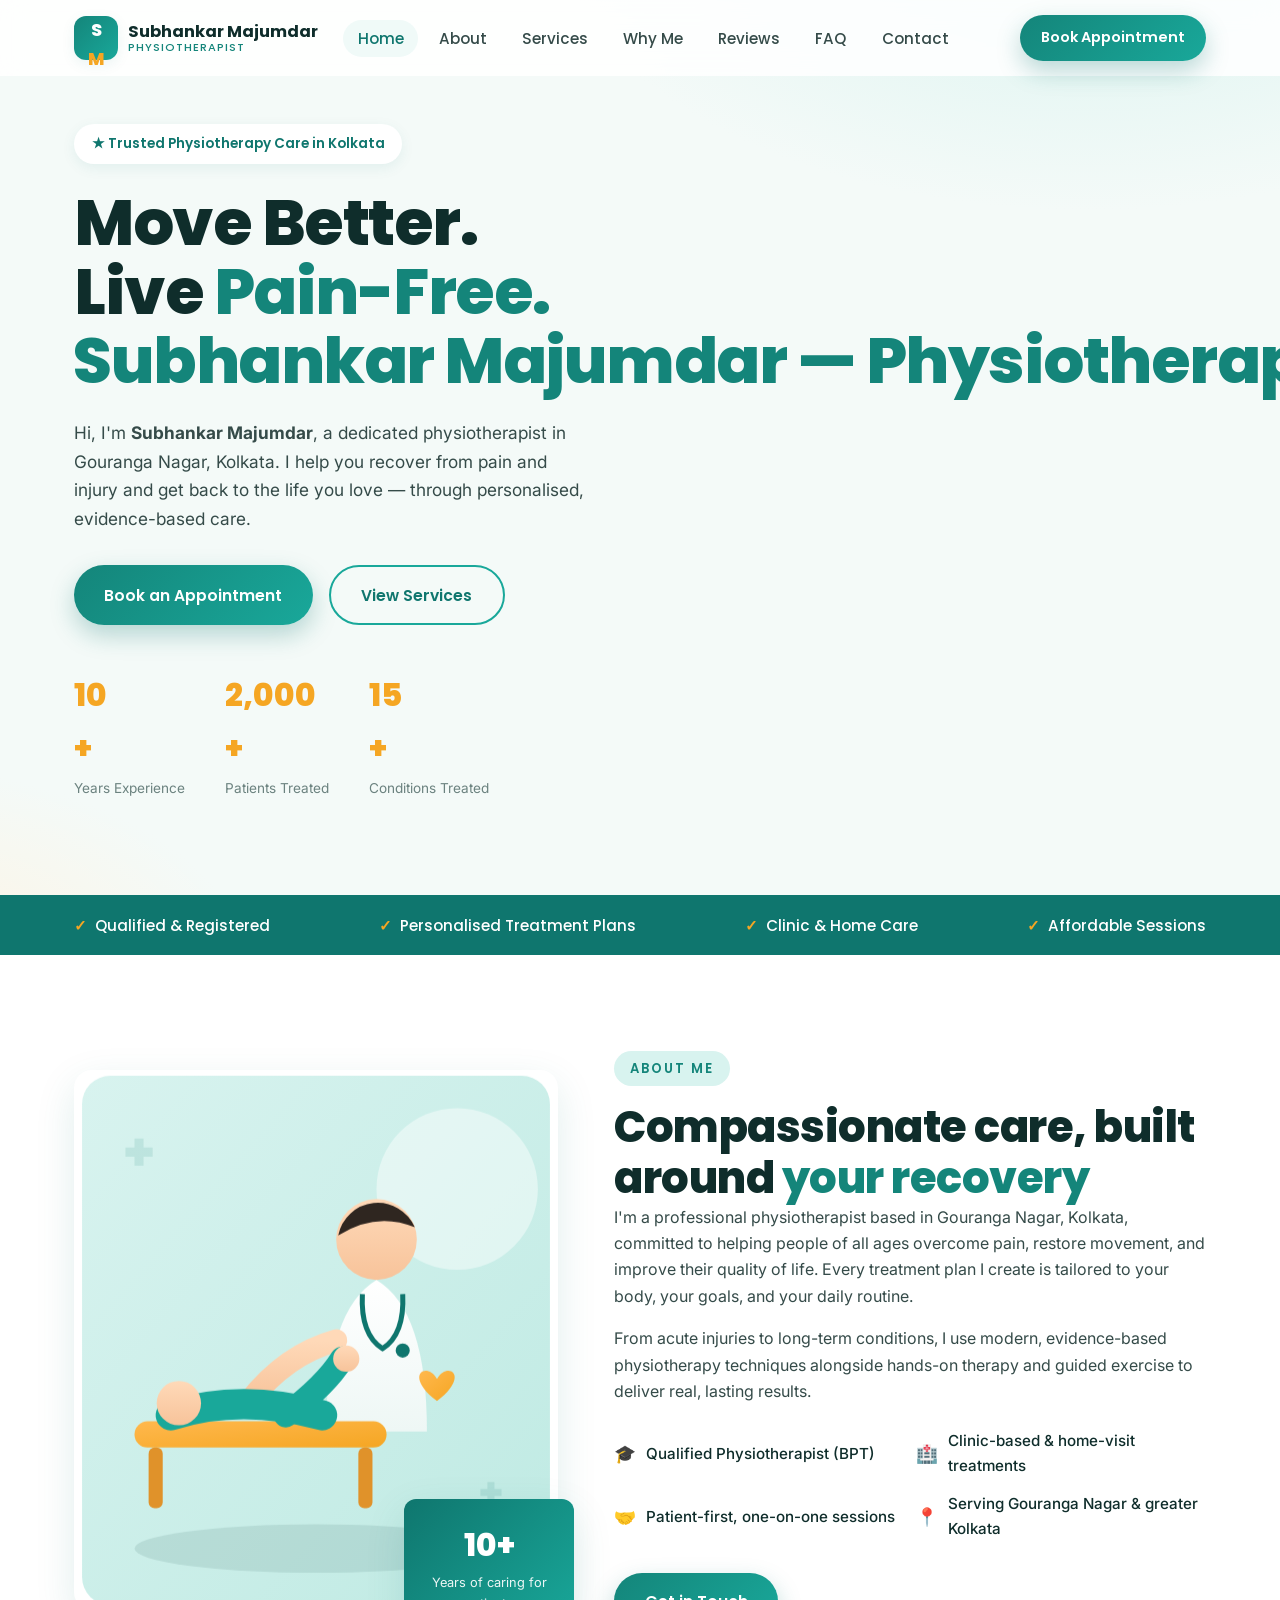
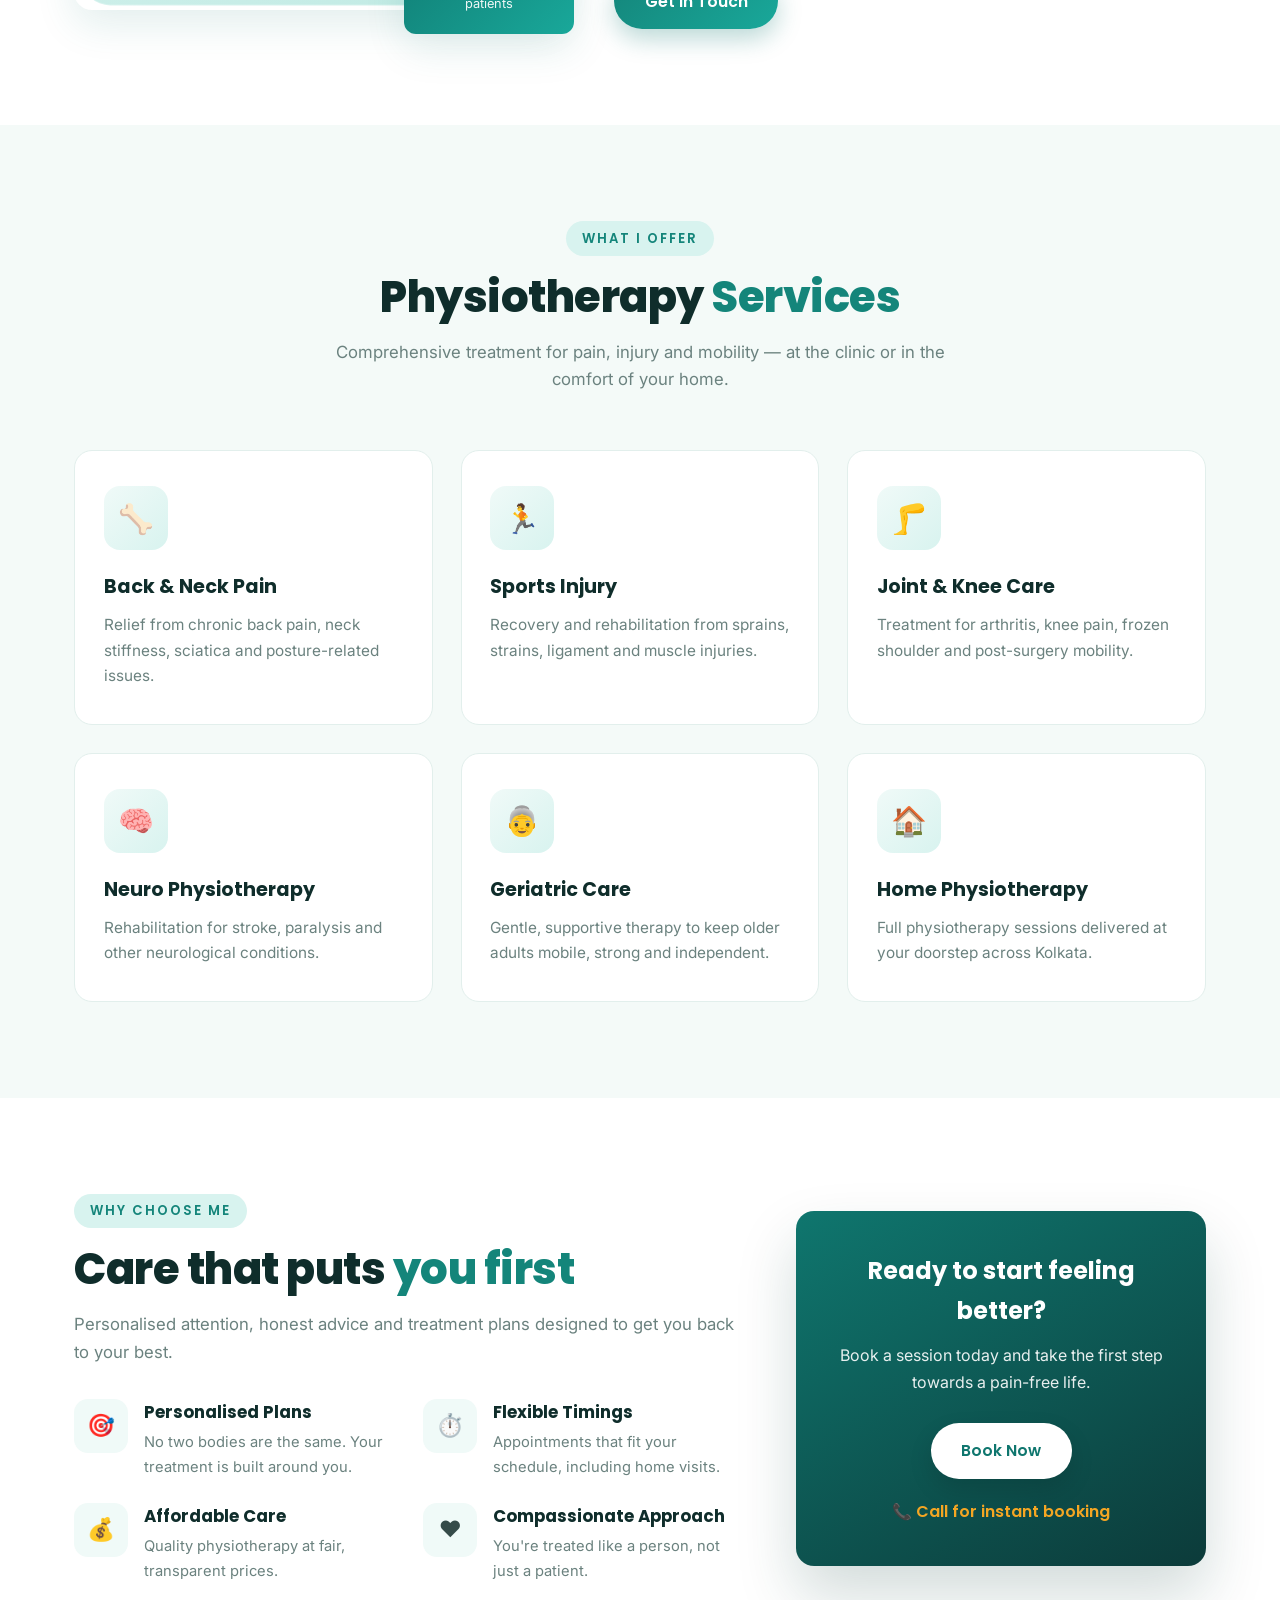
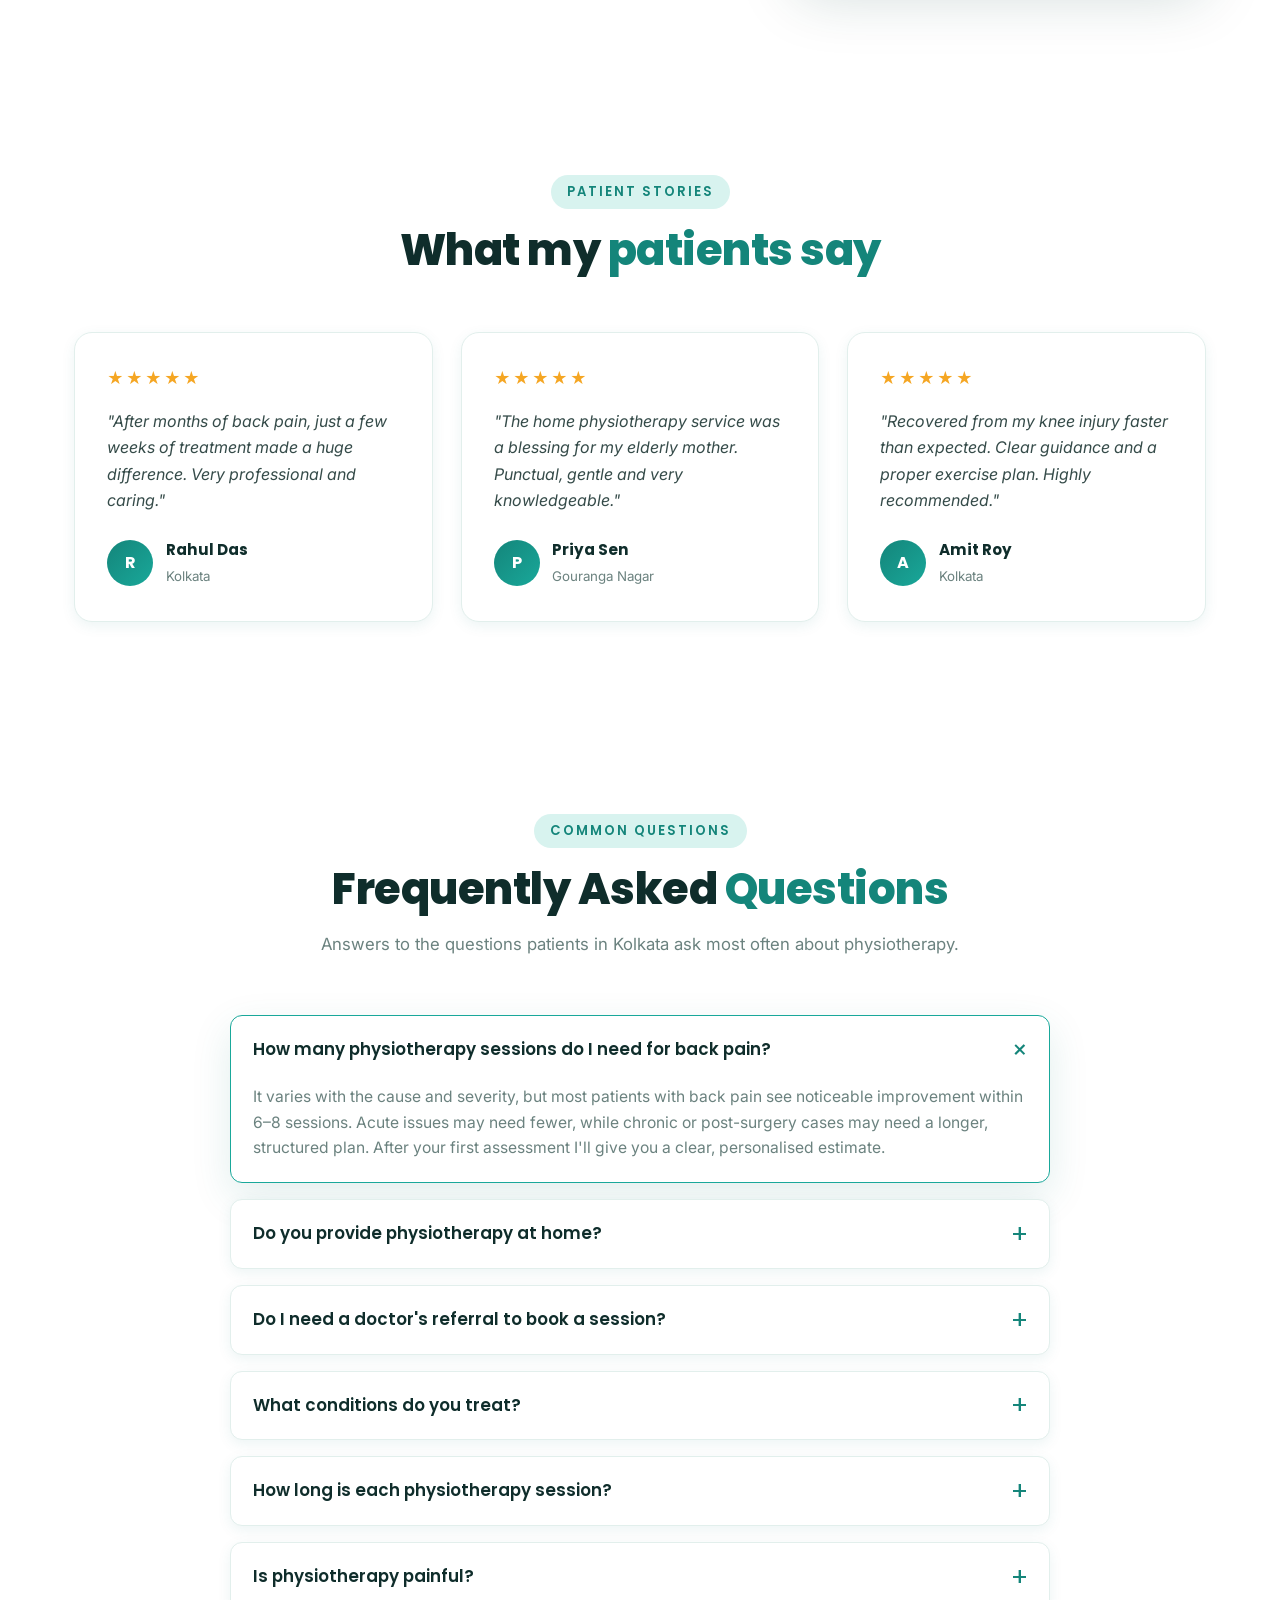
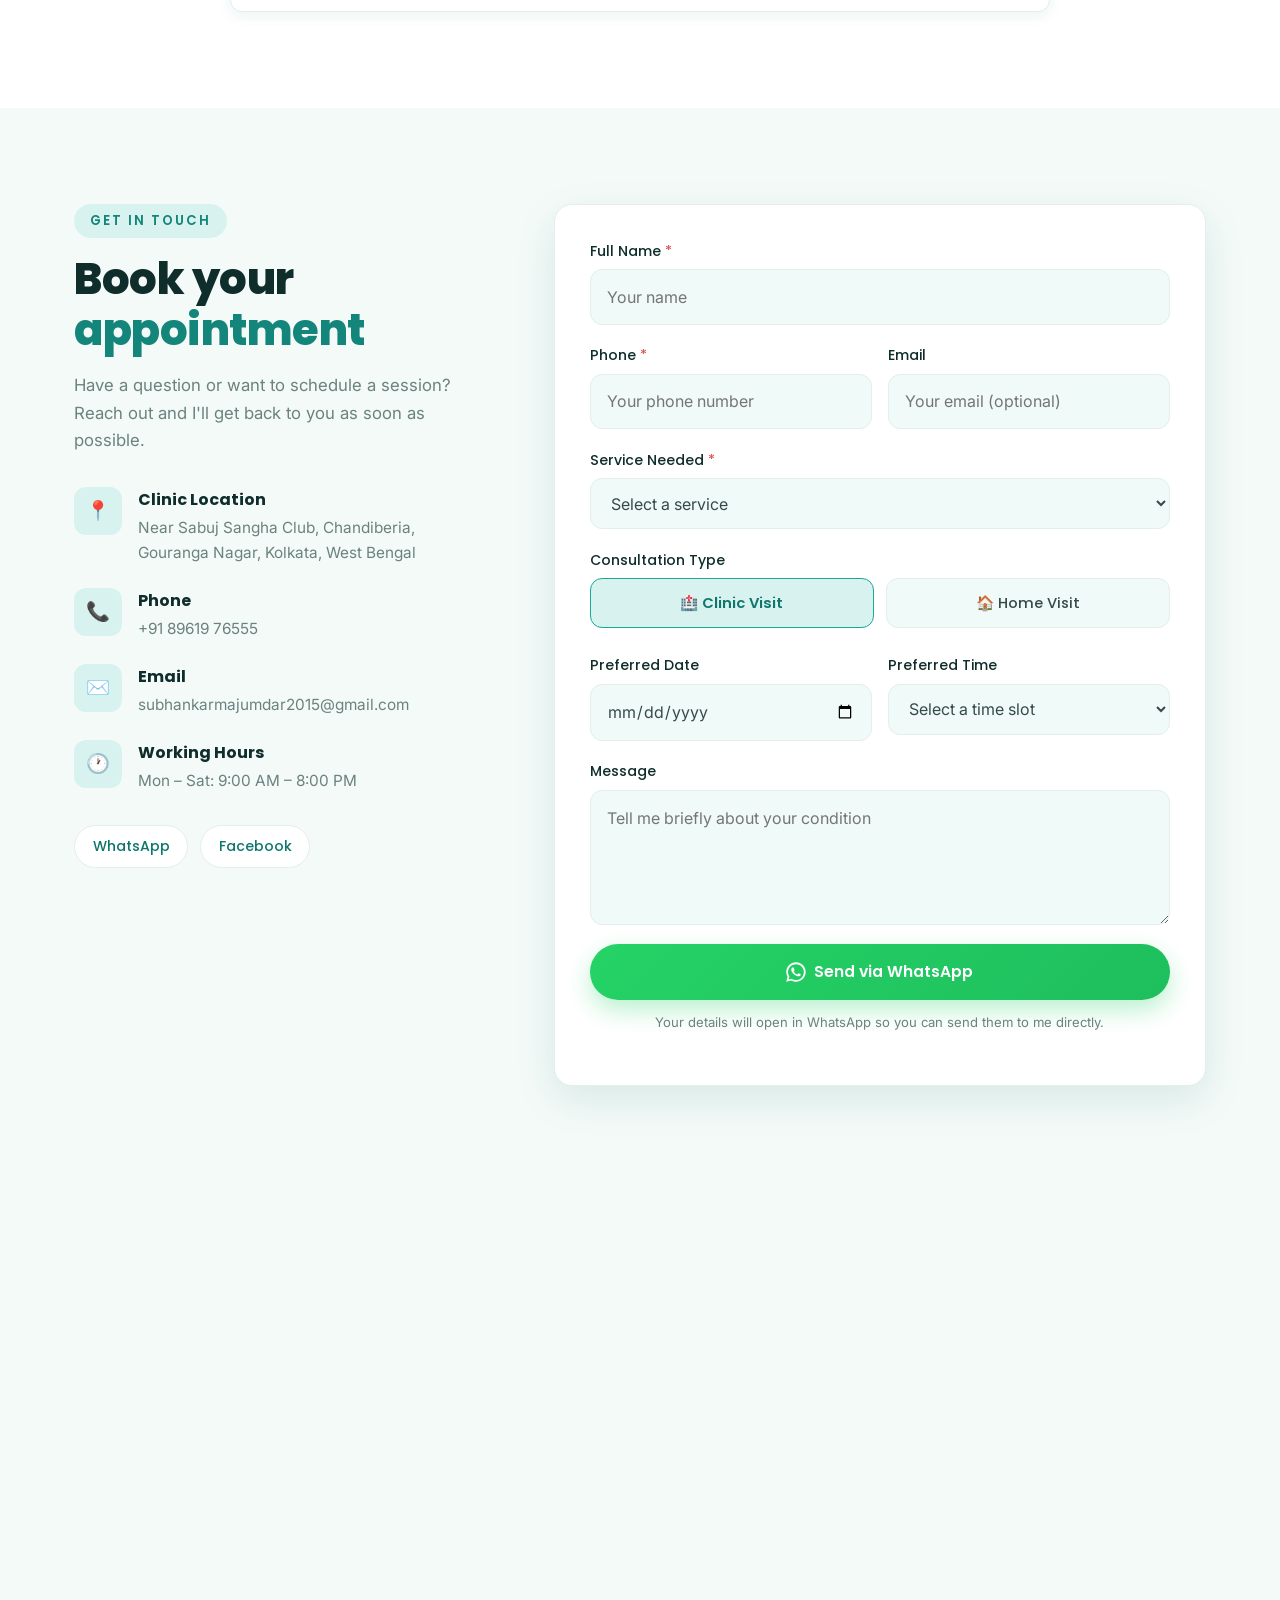
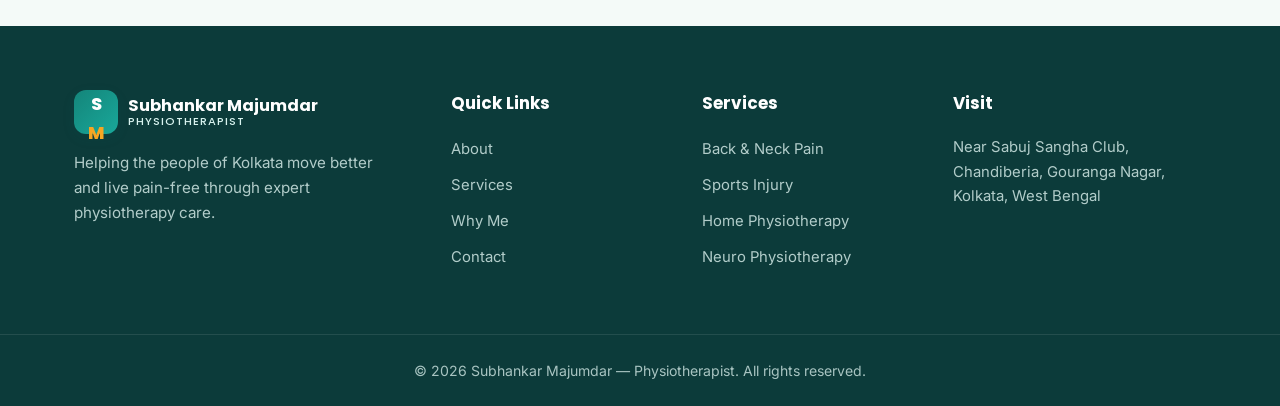
<file: index-old.html>
<!DOCTYPE html>
<html lang="en">
<head>
  <meta charset="UTF-8" />
  <meta name="viewport" content="width=device-width, initial-scale=1.0" />

  <!-- ===== Primary SEO ===== -->
  <title>Physiotherapist in Gouranga Nagar, Kolkata | Subhankar Majumdar</title>
  <meta name="description" content="Subhankar Majumdar is a qualified physiotherapist in Gouranga Nagar, Kolkata. Treatment for back pain, sports injury, knee & joint pain, neuro rehab and home physiotherapy. Book an appointment today." />
  <meta name="keywords" content="physiotherapist Kolkata, physiotherapy Gouranga Nagar, back pain treatment Kolkata, sports injury physiotherapist, home physiotherapy Kolkata, knee pain, neuro physiotherapy, Subhankar Majumdar" />
  <meta name="author" content="Subhankar Majumdar" />
  <meta name="robots" content="index, follow" />
  <meta name="geo.region" content="IN-WB" />
  <meta name="geo.placename" content="Gouranga Nagar, Kolkata" />
  <link rel="canonical" href="https://harajit05.github.io/tt1/" />

  <!-- ===== Open Graph (Facebook / WhatsApp) ===== -->
  <meta property="og:type" content="website" />
  <meta property="og:title" content="Physiotherapist in Gouranga Nagar, Kolkata | Subhankar Majumdar" />
  <meta property="og:description" content="Expert physiotherapy in Kolkata — back pain, sports injury, joint care, neuro rehab and home visits. Move better, live pain-free." />
  <meta property="og:url" content="https://harajit05.github.io/tt1/" />
  <meta property="og:image" content="https://harajit05.github.io/tt1/assets/og-image.svg" />
  <meta property="og:locale" content="en_IN" />
  <meta property="og:site_name" content="Subhankar Majumdar - Physiotherapist" />

  <!-- ===== Twitter Card ===== -->
  <meta name="twitter:card" content="summary_large_image" />
  <meta name="twitter:title" content="Physiotherapist in Gouranga Nagar, Kolkata | Subhankar Majumdar" />
  <meta name="twitter:description" content="Expert physiotherapy in Kolkata — back pain, sports injury, joint care, neuro rehab and home visits." />
  <meta name="twitter:image" content="https://harajit05.github.io/tt1/assets/og-image.svg" />

  <!-- ===== Favicon ===== -->
  <link rel="icon" type="image/svg+xml" href="assets/favicon.svg" />

  <!-- ===== Fonts ===== -->
  <link rel="preconnect" href="https://fonts.googleapis.com" />
  <link rel="preconnect" href="https://fonts.gstatic.com" crossorigin />
  <link href="https://fonts.googleapis.com/css2?family=Poppins:wght@500;600;700;800&family=Inter:wght@400;500;600&display=swap" rel="stylesheet" />
  <link rel="stylesheet" href="css/styles.css" />

  <!-- ===== Structured Data: LocalBusiness / Physiotherapy ===== -->
  <script type="application/ld+json">
  {
    "@context": "https://schema.org",
    "@type": "Physician",
    "additionalType": "https://schema.org/MedicalBusiness",
    "name": "Subhankar Majumdar - Physiotherapist",
    "description": "Qualified physiotherapist in Gouranga Nagar, Kolkata offering treatment for back pain, sports injury, joint & knee care, neuro physiotherapy, geriatric care and home physiotherapy.",
    "medicalSpecialty": "Physiotherapy",
    "url": "https://harajit05.github.io/tt1/",
    "image": "https://harajit05.github.io/tt1/assets/og-image.svg",
    "telephone": "+91-8961976555",
    "email": "subhankarmajumdar2015@gmail.com",
    "sameAs": ["https://www.facebook.com/share/1HMEFhq6Rj/?mibextid=wwXIfr"],
    "priceRange": "$$",
    "address": {
      "@type": "PostalAddress",
      "streetAddress": "Near Sabuj Sangha Club, Chandiberia",
      "addressLocality": "Gouranga Nagar, Kolkata",
      "addressRegion": "West Bengal",
      "postalCode": "700157",
      "addressCountry": "IN"
    },
    "areaServed": { "@type": "City", "name": "Kolkata" },
    "openingHoursSpecification": [{
      "@type": "OpeningHoursSpecification",
      "dayOfWeek": ["Monday","Tuesday","Wednesday","Thursday","Friday","Saturday"],
      "opens": "09:00",
      "closes": "20:00"
    }],
    "availableService": [
      { "@type": "MedicalProcedure", "name": "Back & Neck Pain Physiotherapy" },
      { "@type": "MedicalProcedure", "name": "Sports Injury Rehabilitation" },
      { "@type": "MedicalProcedure", "name": "Joint & Knee Care" },
      { "@type": "MedicalProcedure", "name": "Neuro Physiotherapy" },
      { "@type": "MedicalProcedure", "name": "Geriatric Physiotherapy" },
      { "@type": "MedicalProcedure", "name": "Home Physiotherapy" }
    ]
  }
  </script>

  <!-- ===== Structured Data: FAQ ===== -->
  <script type="application/ld+json">
  {
    "@context": "https://schema.org",
    "@type": "FAQPage",
    "mainEntity": [
      {
        "@type": "Question",
        "name": "How many physiotherapy sessions do I need for back pain?",
        "acceptedAnswer": {
          "@type": "Answer",
          "text": "It varies with the cause and severity, but most patients with back pain see noticeable improvement within 6 to 8 sessions. Acute issues may need fewer, while chronic or post-surgery cases may need a longer, structured plan. After your first assessment you will get a clear, personalised estimate."
        }
      },
      {
        "@type": "Question",
        "name": "Do you provide physiotherapy at home?",
        "acceptedAnswer": {
          "@type": "Answer",
          "text": "Yes. Home physiotherapy is available across Gouranga Nagar and greater Kolkata for patients who find it difficult to travel, including elderly patients and those recovering from surgery or injury. The full session is carried out at your doorstep."
        }
      },
      {
        "@type": "Question",
        "name": "Do I need a doctor's referral to book a session?",
        "acceptedAnswer": {
          "@type": "Answer",
          "text": "No referral is required. You can book a physiotherapy assessment directly. If your condition needs medical investigation, you will be advised and the physiotherapist will coordinate with your doctor where needed."
        }
      },
      {
        "@type": "Question",
        "name": "What conditions do you treat?",
        "acceptedAnswer": {
          "@type": "Answer",
          "text": "Treatment is offered for back and neck pain, sciatica, sports injuries, knee and joint pain, frozen shoulder, arthritis, post-surgery rehabilitation, neurological conditions such as stroke and paralysis, and geriatric care for older adults."
        }
      },
      {
        "@type": "Question",
        "name": "How long is each physiotherapy session?",
        "acceptedAnswer": {
          "@type": "Answer",
          "text": "A typical session lasts 30 to 45 minutes, depending on your condition and treatment plan. The first visit takes a little longer as it includes a full assessment."
        }
      },
      {
        "@type": "Question",
        "name": "Is physiotherapy painful?",
        "acceptedAnswer": {
          "@type": "Answer",
          "text": "Physiotherapy should not be painful. Some techniques may cause mild, temporary discomfort, but treatment is always adjusted to your comfort level. The goal is to relieve pain, not add to it."
        }
      }
    ]
  }
  </script>
</head>
<body>
  <!-- ============ HEADER / NAV ============ -->
  <header class="header" id="header">
    <nav class="nav container">
      <a href="#home" class="nav__logo">
        <span class="nav__logo-mark">S<span>M</span></span>
        <span class="nav__logo-text">Subhankar Majumdar<small>Physiotherapist</small></span>
      </a>

      <div class="nav__menu" id="nav-menu">
        <ul class="nav__list">
          <li><a href="#home" class="nav__link active">Home</a></li>
          <li><a href="#about" class="nav__link">About</a></li>
          <li><a href="#services" class="nav__link">Services</a></li>
          <li><a href="#why" class="nav__link">Why Me</a></li>
          <li><a href="#testimonials" class="nav__link">Reviews</a></li>
          <li><a href="#faq" class="nav__link">FAQ</a></li>
          <li><a href="#contact" class="nav__link">Contact</a></li>
        </ul>
        <button class="nav__close" id="nav-close" aria-label="Close menu">&times;</button>
      </div>

      <div class="nav__overlay" id="nav-overlay"></div>

      <a href="#contact" class="btn btn--small nav__cta">Book Appointment</a>

      <button class="nav__toggle" id="nav-toggle" aria-label="Open menu">
        <span></span><span></span><span></span>
      </button>
    </nav>
  </header>

  <main>
    <!-- ============ HERO ============ -->
    <section class="hero section" id="home">
      <div class="hero__bg"></div>
      <div class="container hero__container">
        <div class="hero__content">
          <span class="hero__badge">★ Trusted Physiotherapy Care in Kolkata</span>
          <h1 class="hero__title">
            Move Better. <br />Live <span>Pain-Free.</span>
            <span class="sr-only">Subhankar Majumdar — Physiotherapist in Gouranga Nagar, Kolkata.</span>
          </h1>
          <p class="hero__text">
            Hi, I'm <strong>Subhankar Majumdar</strong>, a dedicated physiotherapist in
            Gouranga Nagar, Kolkata. I help you recover from pain and injury and get
            back to the life you love — through personalised, evidence-based care.
          </p>
          <div class="hero__actions">
            <a href="#contact" class="btn">Book an Appointment</a>
            <a href="#services" class="btn btn--ghost">View Services</a>
          </div>
          <div class="hero__stats">
            <div class="stat">
              <span class="stat__num" data-count="10">0</span><span>+</span>
              <p>Years Experience</p>
            </div>
            <div class="stat">
              <span class="stat__num" data-count="2000">0</span><span>+</span>
              <p>Patients Treated</p>
            </div>
            <div class="stat">
              <span class="stat__num" data-count="15">0</span><span>+</span>
              <p>Conditions Treated</p>
            </div>
          </div>
        </div>
        <div class="hero__media">
          <div class="hero__card">
            <div class="hero__icon">🧑‍⚕️</div>
            <div class="hero__card-text">
              <strong>Home Visits Available</strong>
              <span>Physiotherapy at your doorstep</span>
            </div>
          </div>
          <div class="hero__image" role="img" aria-label="Physiotherapist helping a patient with rehabilitation"></div>
          <div class="hero__card hero__card--bottom">
            <div class="hero__icon">📞</div>
            <div class="hero__card-text">
              <strong>Same-Day Booking</strong>
              <span>Call to reserve your slot</span>
            </div>
          </div>
        </div>
      </div>
    </section>

    <!-- ============ TRUST BAR ============ -->
    <div class="trustbar">
      <div class="container trustbar__inner">
        <div class="trustbar__item"><span>✓</span> Qualified &amp; Registered</div>
        <div class="trustbar__item"><span>✓</span> Personalised Treatment Plans</div>
        <div class="trustbar__item"><span>✓</span> Clinic &amp; Home Care</div>
        <div class="trustbar__item"><span>✓</span> Affordable Sessions</div>
      </div>
    </div>

    <!-- ============ ABOUT ============ -->
    <section class="about section" id="about">
      <div class="container about__container">
        <div class="about__media">
          <div class="about__image" role="img" aria-label="Subhankar Majumdar, physiotherapist"></div>
          <div class="about__experience">
            <span>10+</span>
            <p>Years of caring for patients</p>
          </div>
        </div>
        <div class="about__content">
          <span class="section__eyebrow">About Me</span>
          <h2 class="section__title">Compassionate care, built around <span>your recovery</span></h2>
          <p>
            I'm a professional physiotherapist based in Gouranga Nagar, Kolkata, committed
            to helping people of all ages overcome pain, restore movement, and improve
            their quality of life. Every treatment plan I create is tailored to your body,
            your goals, and your daily routine.
          </p>
          <p>
            From acute injuries to long-term conditions, I use modern, evidence-based
            physiotherapy techniques alongside hands-on therapy and guided exercise to
            deliver real, lasting results.
          </p>
          <ul class="about__list">
            <li><span>🎓</span> Qualified Physiotherapist (BPT)</li>
            <li><span>🏥</span> Clinic-based &amp; home-visit treatments</li>
            <li><span>🤝</span> Patient-first, one-on-one sessions</li>
            <li><span>📍</span> Serving Gouranga Nagar &amp; greater Kolkata</li>
          </ul>
          <a href="#contact" class="btn">Get in Touch</a>
        </div>
      </div>
    </section>

    <!-- ============ SERVICES ============ -->
    <section class="services section" id="services">
      <div class="container">
        <div class="section__header">
          <span class="section__eyebrow">What I Offer</span>
          <h2 class="section__title">Physiotherapy <span>Services</span></h2>
          <p class="section__subtitle">
            Comprehensive treatment for pain, injury and mobility — at the clinic or in
            the comfort of your home.
          </p>
        </div>
        <div class="services__grid">
          <article class="service-card">
            <div class="service-card__icon">🦴</div>
            <h3>Back &amp; Neck Pain</h3>
            <p>Relief from chronic back pain, neck stiffness, sciatica and posture-related issues.</p>
          </article>
          <article class="service-card">
            <div class="service-card__icon">🏃</div>
            <h3>Sports Injury</h3>
            <p>Recovery and rehabilitation from sprains, strains, ligament and muscle injuries.</p>
          </article>
          <article class="service-card">
            <div class="service-card__icon">🦵</div>
            <h3>Joint &amp; Knee Care</h3>
            <p>Treatment for arthritis, knee pain, frozen shoulder and post-surgery mobility.</p>
          </article>
          <article class="service-card">
            <div class="service-card__icon">🧠</div>
            <h3>Neuro Physiotherapy</h3>
            <p>Rehabilitation for stroke, paralysis and other neurological conditions.</p>
          </article>
          <article class="service-card">
            <div class="service-card__icon">👵</div>
            <h3>Geriatric Care</h3>
            <p>Gentle, supportive therapy to keep older adults mobile, strong and independent.</p>
          </article>
          <article class="service-card">
            <div class="service-card__icon">🏠</div>
            <h3>Home Physiotherapy</h3>
            <p>Full physiotherapy sessions delivered at your doorstep across Kolkata.</p>
          </article>
        </div>
      </div>
    </section>

    <!-- ============ WHY CHOOSE ============ -->
    <section class="why section" id="why">
      <div class="container why__container">
        <div class="why__content">
          <span class="section__eyebrow">Why Choose Me</span>
          <h2 class="section__title">Care that puts <span>you first</span></h2>
          <p class="section__subtitle">
            Personalised attention, honest advice and treatment plans designed to get you
            back to your best.
          </p>
          <div class="why__grid">
            <div class="why__item">
              <div class="why__icon">🎯</div>
              <div>
                <h4>Personalised Plans</h4>
                <p>No two bodies are the same. Your treatment is built around you.</p>
              </div>
            </div>
            <div class="why__item">
              <div class="why__icon">⏱️</div>
              <div>
                <h4>Flexible Timings</h4>
                <p>Appointments that fit your schedule, including home visits.</p>
              </div>
            </div>
            <div class="why__item">
              <div class="why__icon">💰</div>
              <div>
                <h4>Affordable Care</h4>
                <p>Quality physiotherapy at fair, transparent prices.</p>
              </div>
            </div>
            <div class="why__item">
              <div class="why__icon">❤️</div>
              <div>
                <h4>Compassionate Approach</h4>
                <p>You're treated like a person, not just a patient.</p>
              </div>
            </div>
          </div>
        </div>
        <div class="why__highlight">
          <h3>Ready to start feeling better?</h3>
          <p>Book a session today and take the first step towards a pain-free life.</p>
          <a href="#contact" class="btn btn--light">Book Now</a>
          <a href="tel:+918961976555" class="why__call">📞 Call for instant booking</a>
        </div>
      </div>
    </section>

    <!-- ============ TESTIMONIALS ============ -->
    <section class="testimonials section" id="testimonials">
      <div class="container">
        <div class="section__header">
          <span class="section__eyebrow">Patient Stories</span>
          <h2 class="section__title">What my <span>patients say</span></h2>
        </div>
        <div class="testimonials__grid">
          <article class="testimonial">
            <div class="testimonial__stars">★★★★★</div>
            <p>"After months of back pain, just a few weeks of treatment made a huge difference. Very professional and caring."</p>
            <div class="testimonial__author">
              <span class="testimonial__avatar">R</span>
              <div><strong>Rahul Das</strong><small>Kolkata</small></div>
            </div>
          </article>
          <article class="testimonial">
            <div class="testimonial__stars">★★★★★</div>
            <p>"The home physiotherapy service was a blessing for my elderly mother. Punctual, gentle and very knowledgeable."</p>
            <div class="testimonial__author">
              <span class="testimonial__avatar">P</span>
              <div><strong>Priya Sen</strong><small>Gouranga Nagar</small></div>
            </div>
          </article>
          <article class="testimonial">
            <div class="testimonial__stars">★★★★★</div>
            <p>"Recovered from my knee injury faster than expected. Clear guidance and a proper exercise plan. Highly recommended."</p>
            <div class="testimonial__author">
              <span class="testimonial__avatar">A</span>
              <div><strong>Amit Roy</strong><small>Kolkata</small></div>
            </div>
          </article>
        </div>
      </div>
    </section>

    <!-- ============ FAQ ============ -->
    <section class="faq section" id="faq">
      <div class="container">
        <div class="section__header">
          <span class="section__eyebrow">Common Questions</span>
          <h2 class="section__title">Frequently Asked <span>Questions</span></h2>
          <p class="section__subtitle">
            Answers to the questions patients in Kolkata ask most often about physiotherapy.
          </p>
        </div>

        <div class="faq__list">
          <details class="faq__item" open>
            <summary>How many physiotherapy sessions do I need for back pain?</summary>
            <div class="faq__answer">
              <p>It varies with the cause and severity, but most patients with back pain
              see noticeable improvement within 6–8 sessions. Acute issues may need fewer,
              while chronic or post-surgery cases may need a longer, structured plan. After
              your first assessment I'll give you a clear, personalised estimate.</p>
            </div>
          </details>

          <details class="faq__item">
            <summary>Do you provide physiotherapy at home?</summary>
            <div class="faq__answer">
              <p>Yes. I offer home physiotherapy across Gouranga Nagar and greater Kolkata
              for patients who find it difficult to travel — including elderly patients and
              those recovering from surgery or injury. The full session is carried out at
              your doorstep.</p>
            </div>
          </details>

          <details class="faq__item">
            <summary>Do I need a doctor's referral to book a session?</summary>
            <div class="faq__answer">
              <p>No referral is required. You can book a physiotherapy assessment directly.
              If your condition needs medical investigation, I'll advise you and coordinate
              with your doctor where needed.</p>
            </div>
          </details>

          <details class="faq__item">
            <summary>What conditions do you treat?</summary>
            <div class="faq__answer">
              <p>I treat back &amp; neck pain, sciatica, sports injuries, knee and joint
              pain, frozen shoulder, arthritis, post-surgery rehabilitation, neurological
              conditions (such as stroke and paralysis), and provide geriatric care for
              older adults.</p>
            </div>
          </details>

          <details class="faq__item">
            <summary>How long is each physiotherapy session?</summary>
            <div class="faq__answer">
              <p>A typical session lasts 30–45 minutes, depending on your condition and the
              treatment plan. Your first visit takes a little longer as it includes a full
              assessment.</p>
            </div>
          </details>

          <details class="faq__item">
            <summary>Is physiotherapy painful?</summary>
            <div class="faq__answer">
              <p>Physiotherapy should not be painful. Some techniques may cause mild,
              temporary discomfort, but treatment is always adjusted to your comfort level.
              The goal is to relieve pain, not add to it.</p>
            </div>
          </details>
        </div>
      </div>
    </section>

    <!-- ============ CONTACT ============ -->
    <section class="contact section" id="contact">
      <div class="container contact__container">
        <div class="contact__info">
          <span class="section__eyebrow">Get In Touch</span>
          <h2 class="section__title">Book your <span>appointment</span></h2>
          <p class="section__subtitle">
            Have a question or want to schedule a session? Reach out and I'll get back to
            you as soon as possible.
          </p>
          <ul class="contact__details">
            <li>
              <span class="contact__icon">📍</span>
              <div>
                <strong>Clinic Location</strong>
                <p>Near Sabuj Sangha Club, Chandiberia,<br />Gouranga Nagar, Kolkata, West Bengal</p>
              </div>
            </li>
            <li>
              <span class="contact__icon">📞</span>
              <div>
                <strong>Phone</strong>
                <p><a href="tel:+918961976555">+91 89619 76555</a></p>
              </div>
            </li>
            <li>
              <span class="contact__icon">✉️</span>
              <div>
                <strong>Email</strong>
                <p><a href="mailto:subhankarmajumdar2015@gmail.com">subhankarmajumdar2015@gmail.com</a></p>
              </div>
            </li>
            <li>
              <span class="contact__icon">🕐</span>
              <div>
                <strong>Working Hours</strong>
                <p>Mon – Sat: 9:00 AM – 8:00 PM</p>
              </div>
            </li>
          </ul>
          <div class="contact__socials">
            <a href="https://wa.me/918961976555" target="_blank" rel="noopener" aria-label="WhatsApp" class="social social--wa">WhatsApp</a>
            <a href="https://www.facebook.com/share/1HMEFhq6Rj/?mibextid=wwXIfr" target="_blank" rel="noopener" aria-label="Facebook" class="social">Facebook</a>
          </div>
        </div>

        <form class="contact__form" id="contact-form" novalidate>
          <div class="form__group">
            <label for="name">Full Name <span class="req">*</span></label>
            <input type="text" id="name" name="name" placeholder="Your name" required />
          </div>
          <div class="form__row">
            <div class="form__group">
              <label for="phone">Phone <span class="req">*</span></label>
              <input type="tel" id="phone" name="phone" placeholder="Your phone number" required />
            </div>
            <div class="form__group">
              <label for="email">Email</label>
              <input type="email" id="email" name="email" placeholder="Your email (optional)" />
            </div>
          </div>

          <div class="form__group">
            <label for="service">Service Needed <span class="req">*</span></label>
            <select id="service" name="service" required>
              <option value="">Select a service</option>
              <option>Back &amp; Neck Pain</option>
              <option>Sports Injury</option>
              <option>Joint &amp; Knee Care</option>
              <option>Neuro Physiotherapy</option>
              <option>Geriatric Care</option>
              <option>Home Physiotherapy</option>
              <option value="Other">Other (please specify)</option>
            </select>
          </div>

          <!-- Conditional "Other" field -->
          <div class="form__group form__group--hidden" id="other-group">
            <label for="other-service">Please specify</label>
            <input type="text" id="other-service" name="otherService" placeholder="Describe the service you need" />
          </div>

          <div class="form__group">
            <label>Consultation Type</label>
            <div class="form__pills" role="radiogroup" aria-label="Consultation type">
              <label class="pill">
                <input type="radio" name="mode" value="Clinic Visit" checked />
                <span>🏥 Clinic Visit</span>
              </label>
              <label class="pill">
                <input type="radio" name="mode" value="Home Visit" />
                <span>🏠 Home Visit</span>
              </label>
            </div>
          </div>

          <div class="form__row">
            <div class="form__group">
              <label for="date">Preferred Date</label>
              <input type="date" id="date" name="date" />
            </div>
            <div class="form__group">
              <label for="time">Preferred Time</label>
              <select id="time" name="time">
                <option value="">Select a time slot</option>
                <option>09:00 AM – 11:00 AM</option>
                <option>11:00 AM – 01:00 PM</option>
                <option>01:00 PM – 03:00 PM</option>
                <option>03:00 PM – 05:00 PM</option>
                <option>05:00 PM – 08:00 PM</option>
              </select>
            </div>
          </div>

          <div class="form__group">
            <label for="message">Message</label>
            <textarea id="message" name="message" rows="4" placeholder="Tell me briefly about your condition"></textarea>
          </div>

          <button type="submit" class="btn btn--full btn--whatsapp">
            <svg viewBox="0 0 32 32" width="20" height="20" aria-hidden="true" fill="currentColor">
              <path d="M16 .4C7.4.4.4 7.4.4 16c0 2.8.7 5.5 2.1 7.9L.3 31.6l7.9-2.1c2.3 1.3 4.9 1.9 7.6 1.9h.1c8.6 0 15.6-7 15.6-15.6C31.6 7.4 24.6.4 16 .4zm0 28.5c-2.4 0-4.7-.6-6.7-1.8l-.5-.3-4.7 1.2 1.3-4.6-.3-.5a12.7 12.7 0 01-2-6.9C3.4 9 9 3.4 16 3.4S28.6 9 28.6 16 23 28.9 16 28.9zm7.1-9.6c-.4-.2-2.3-1.1-2.6-1.3-.4-.1-.6-.2-.9.2-.3.4-1 1.3-1.2 1.5-.2.2-.4.3-.8.1-.4-.2-1.6-.6-3.1-1.9-1.1-1-1.9-2.3-2.1-2.7-.2-.4 0-.6.2-.8l.6-.7c.2-.2.3-.4.4-.6.1-.2.1-.5 0-.7-.1-.2-.9-2.1-1.2-2.9-.3-.8-.6-.7-.9-.7h-.8c-.2 0-.7.1-1 .5-.3.4-1.3 1.3-1.3 3.1s1.3 3.6 1.5 3.9c.2.2 2.6 4 6.3 5.6.9.4 1.6.6 2.1.8.9.3 1.7.2 2.3.1.7-.1 2.3-.9 2.6-1.8.3-.9.3-1.6.2-1.8-.1-.2-.3-.3-.7-.5z"/>
            </svg>
            Send via WhatsApp
          </button>
          <p class="form__hint">Your details will open in WhatsApp so you can send them to me directly.</p>
          <p class="form__note" id="form-note"></p>
        </form>
      </div>

      <div class="contact__map">
        <iframe
          title="Clinic location map"
          src="https://www.google.com/maps?q=Gouranga+Nagar+Kolkata&output=embed"
          loading="lazy"
          referrerpolicy="no-referrer-when-downgrade">
        </iframe>
      </div>
    </section>
  </main>

  <!-- ============ FOOTER ============ -->
  <footer class="footer">
    <div class="container footer__container">
      <div class="footer__brand">
        <a href="#home" class="nav__logo">
          <span class="nav__logo-mark">S<span>M</span></span>
          <span class="nav__logo-text">Subhankar Majumdar<small>Physiotherapist</small></span>
        </a>
        <p>Helping the people of Kolkata move better and live pain-free through expert physiotherapy care.</p>
      </div>
      <div class="footer__links">
        <h4>Quick Links</h4>
        <ul>
          <li><a href="#about">About</a></li>
          <li><a href="#services">Services</a></li>
          <li><a href="#why">Why Me</a></li>
          <li><a href="#contact">Contact</a></li>
        </ul>
      </div>
      <div class="footer__links">
        <h4>Services</h4>
        <ul>
          <li><a href="#services">Back &amp; Neck Pain</a></li>
          <li><a href="#services">Sports Injury</a></li>
          <li><a href="#services">Home Physiotherapy</a></li>
          <li><a href="#services">Neuro Physiotherapy</a></li>
        </ul>
      </div>
      <div class="footer__links">
        <h4>Visit</h4>
        <p>Near Sabuj Sangha Club,<br />Chandiberia, Gouranga Nagar,<br />Kolkata, West Bengal</p>
      </div>
    </div>
    <div class="footer__bottom">
      <p>&copy; <span id="year"></span> Subhankar Majumdar — Physiotherapist. All rights reserved.</p>
    </div>
  </footer>

  <a href="#home" class="scrolltop" id="scroll-top" aria-label="Back to top">↑</a>

  <script src="js/script.js"></script>
</body>
</html>
</file>
<file: css/new-styles.css>
/* ============================================================
   MODERN PHYSIOTHERAPY SITE - COMPLETE REWRITE
   ============================================================ */

/* ===== ROOT VARIABLES ===== */
:root {
  --primary: #0f766e;
  --primary-light: #14b8a6;
  --primary-dark: #0d5c59;
  --secondary: #f59e0b;
  --accent: #8b5cf6;
  --dark: #111827;
  --gray-50: #f9fafb;
  --gray-100: #f3f4f6;
  --gray-200: #e5e7eb;
  --gray-300: #d1d5db;
  --gray-600: #4b5563;
  --gray-700: #374151;
  --success: #10b981;
  --error: #ef4444;

  --font-serif: "Poppins", sans-serif;
  --font-sans: "Inter", sans-serif;

  --transition: 0.3s cubic-bezier(0.4, 0, 0.2, 1);
  --shadow-sm: 0 1px 2px rgba(0, 0, 0, 0.05);
  --shadow-md: 0 4px 12px rgba(0, 0, 0, 0.1);
  --shadow-lg: 0 10px 30px rgba(0, 0, 0, 0.15);
  --shadow-xl: 0 20px 50px rgba(0, 0, 0, 0.2);
}

/* ===== RESET ===== */
* {
  margin: 0;
  padding: 0;
  box-sizing: border-box;
}

html {
  scroll-behavior: smooth;
  scroll-padding-top: 80px;
}

body {
  font-family: var(--font-sans);
  color: var(--gray-700);
  background: #fff;
  line-height: 1.6;
}

img {
  max-width: 100%;
  height: auto;
  display: block;
}

a {
  color: inherit;
  text-decoration: none;
  transition: color var(--transition);
}

button {
  font-family: inherit;
  cursor: pointer;
  border: none;
  background: none;
}

/* ===== CONTAINER ===== */
.container {
  max-width: 1200px;
  margin: 0 auto;
  padding: 0 1.5rem;
}

/* ===== TYPOGRAPHY ===== */
h1, h2, h3, h4, h5, h6 {
  font-family: var(--font-serif);
  font-weight: 700;
  line-height: 1.2;
  color: var(--dark);
}

h1 {
  font-size: clamp(2rem, 5vw, 3.5rem);
  font-weight: 800;
}

h2 {
  font-size: clamp(1.75rem, 4vw, 2.75rem);
}

h3 {
  font-size: 1.5rem;
}

p {
  margin-bottom: 1rem;
}

/* ===== BUTTONS ===== */
.btn {
  display: inline-flex;
  align-items: center;
  justify-content: center;
  gap: 0.5rem;
  padding: 0.875rem 1.75rem;
  border-radius: 8px;
  font-size: 1rem;
  font-weight: 600;
  font-family: var(--font-serif);
  transition: all var(--transition);
  text-decoration: none;
  border: 2px solid transparent;
  cursor: pointer;
  white-space: nowrap;
}

.btn--primary {
  background: var(--primary);
  color: white;
  box-shadow: 0 4px 15px rgba(15, 118, 110, 0.3);
}

.btn--primary:hover {
  background: var(--primary-dark);
  transform: translateY(-2px);
  box-shadow: 0 6px 20px rgba(15, 118, 110, 0.4);
}

.btn--secondary {
  background: transparent;
  color: var(--primary);
  border-color: var(--primary);
}

.btn--secondary:hover {
  background: var(--primary);
  color: white;
}

.btn--sm {
  padding: 0.625rem 1.25rem;
  font-size: 0.9rem;
}

.btn--full {
  width: 100%;
}

/* ===== UTILITIES ===== */
.section-tag {
  display: inline-block;
  font-size: 0.85rem;
  font-weight: 700;
  letter-spacing: 1px;
  text-transform: uppercase;
  color: var(--primary);
  margin-bottom: 1rem;
  font-family: var(--font-serif);
}

.section-header {
  text-align: center;
  margin-bottom: 3rem;
}

.section-header h2 span {
  color: var(--primary);
}

.section-header p {
  font-size: 1.1rem;
  color: var(--gray-600);
  max-width: 600px;
  margin: 1rem auto 0;
}

/* ============================================================
   HEADER
   ============================================================ */
.header {
  position: fixed;
  top: 0;
  left: 0;
  right: 0;
  z-index: 100;
  background: rgba(255, 255, 255, 0.9);
  backdrop-filter: blur(10px);
  border-bottom: 1px solid rgba(0, 0, 0, 0.05);
  transition: all var(--transition);
  height: 80px;
}

.header.scrolled {
  background: rgba(255, 255, 255, 0.95);
  box-shadow: var(--shadow-md);
  backdrop-filter: blur(12px);
}

.header__inner {
  display: flex;
  align-items: center;
  justify-content: space-between;
  height: 80px;
  gap: 2rem;
}

/* Logo */
.logo {
  display: flex;
  align-items: center;
  gap: 0.75rem;
  flex-shrink: 0;
  transition: transform var(--transition);
}

.logo:hover {
  transform: scale(1.05);
}

.logo__icon {
  font-family: var(--font-serif);
  font-weight: 800;
  font-size: 1.2rem;
  width: 48px;
  height: 48px;
  display: flex;
  align-items: center;
  justify-content: center;
  background: linear-gradient(135deg, var(--primary), var(--primary-light));
  color: white;
  border-radius: 10px;
  box-shadow: 0 4px 12px rgba(15, 118, 110, 0.2);
}

.logo__icon span {
  color: var(--secondary);
  margin-left: 2px;
}

.logo__text {
  display: flex;
  flex-direction: column;
  line-height: 1.1;
}

.logo__text strong {
  font-size: 1rem;
  font-weight: 700;
  color: var(--dark);
}

.logo__text small {
  font-size: 0.65rem;
  font-weight: 600;
  color: var(--primary);
  letter-spacing: 0.5px;
  text-transform: uppercase;
}

/* Navigation */
.nav {
  display: flex;
  align-items: center;
  gap: 0.5rem;
  flex: 1;
  justify-content: center;
}

.nav__link {
  padding: 0.5rem 1rem;
  font-weight: 500;
  color: var(--gray-700);
  border-radius: 6px;
  transition: all var(--transition);
  position: relative;
}

.nav__link:hover,
.nav__link.active {
  color: var(--primary);
  background: rgba(15, 118, 110, 0.08);
}

.nav__link.active::after {
  content: '';
  position: absolute;
  bottom: -1px;
  left: 0;
  right: 0;
  height: 3px;
  background: var(--primary);
  border-radius: 3px 3px 0 0;
}

/* CTA Button */
#cta-btn {
  margin-left: auto;
  flex-shrink: 0;
}

/* Hamburger */
.hamburger {
  display: none;
  flex-direction: column;
  gap: 5px;
  width: 28px;
  height: 24px;
  padding: 0;
  background: none;
  border: none;
  cursor: pointer;
  flex-shrink: 0;
  z-index: 101;
  position: relative;
}

.hamburger span {
  width: 100%;
  height: 3px;
  background: var(--dark);
  border-radius: 2px;
  transition: all var(--transition);
  transform-origin: center;
}

.hamburger.open span:nth-child(1) {
  transform: translateY(11px) rotate(45deg);
}

.hamburger.open span:nth-child(2) {
  opacity: 0;
}

.hamburger.open span:nth-child(3) {
  transform: translateY(-11px) rotate(-45deg);
}

/* Mobile Overlay */
.mobile-overlay {
  display: none;
  position: fixed;
  top: 80px;
  left: 0;
  right: 0;
  bottom: 0;
  background: rgba(0, 0, 0, 0.5);
  backdrop-filter: blur(4px);
  z-index: 98;
  opacity: 0;
  visibility: hidden;
  transition: all var(--transition);
}

.mobile-overlay.open {
  opacity: 1;
  visibility: visible;
}

/* ============================================================
   HERO
   ============================================================ */
.hero {
  position: relative;
  min-height: 100vh;
  display: flex;
  align-items: center;
  padding-top: 80px;
  overflow: hidden;
}

.hero__bg {
  position: absolute;
  top: 0;
  left: 0;
  right: 0;
  bottom: 0;
  z-index: -1;
  background: linear-gradient(135deg, #f0faf9 0%, #fff9f0 100%);
}

.hero__content {
  display: grid;
  grid-template-columns: 1fr 1fr;
  gap: 4rem;
  align-items: center;
  z-index: 1;
}

.hero__text h1 {
  margin-bottom: 1.5rem;
  line-height: 1.1;
}

.hero__text h1 span {
  color: var(--primary);
}

.hero__text > p {
  font-size: 1.1rem;
  color: var(--gray-600);
  margin-bottom: 2rem;
  max-width: 500px;
}

.hero__buttons {
  display: flex;
  gap: 1.5rem;
  margin-bottom: 3rem;
  flex-wrap: wrap;
}

.hero__stats {
  display: flex;
  gap: 3rem;
  padding-top: 2.5rem;
  border-top: 2px solid rgba(15, 118, 110, 0.1);
  flex-wrap: wrap;
}

.stat {
  display: flex;
  flex-direction: column;
  gap: 0.5rem;
}

.stat__number {
  font-size: 2rem;
  color: var(--primary);
  line-height: 1;
  font-family: var(--font-serif);
}

.stat span {
  font-size: 0.95rem;
  color: var(--gray-600);
  font-weight: 500;
}

.hero__image {
  display: flex;
  align-items: center;
  justify-content: center;
}

.hero__image img {
  max-width: 450px;
  width: 100%;
  filter: drop-shadow(0 20px 40px rgba(15, 118, 110, 0.15));
}

/* ============================================================
   TRUST BAR
   ============================================================ */
.trust-bar {
  background: var(--primary);
  color: white;
  padding: 2rem 0;
}

.trust-bar__grid {
  display: grid;
  grid-template-columns: repeat(4, 1fr);
  gap: 2rem;
}

.trust-item {
  display: flex;
  align-items: center;
  gap: 1rem;
  font-weight: 500;
}

.trust-item__icon {
  font-size: 1.5rem;
  color: var(--secondary);
  flex-shrink: 0;
}

/* ============================================================
   ABOUT
   ============================================================ */
.about {
  padding: 6rem 0;
  background: var(--gray-50);
}

.about__grid {
  display: grid;
  grid-template-columns: 1fr 1.1fr;
  gap: 4rem;
  align-items: center;
}

.about__image {
  position: relative;
}

.about__image img {
  width: 100%;
  max-width: 400px;
  border-radius: 16px;
  box-shadow: var(--shadow-lg);
}

.about__badge {
  position: absolute;
  bottom: -1rem;
  right: -1rem;
  background: var(--primary);
  color: white;
  padding: 1.5rem 1.75rem;
  border-radius: 12px;
  text-align: center;
  box-shadow: var(--shadow-lg);
  border: 4px solid white;
}

.about__badge strong {
  display: block;
  font-size: 2rem;
  color: var(--secondary);
  line-height: 1;
}

.about__badge small {
  font-size: 0.9rem;
  opacity: 0.9;
}

.about__content h2 {
  margin-bottom: 1.5rem;
}

.about__content h2 span {
  color: var(--primary);
}

.about__content p {
  font-size: 1.05rem;
  color: var(--gray-600);
  line-height: 1.8;
}

.about__features {
  display: grid;
  grid-template-columns: 1fr 1fr;
  gap: 1.5rem;
  margin: 2rem 0;
}

.feature {
  display: flex;
  align-items: center;
  gap: 1rem;
  font-weight: 500;
  color: var(--dark);
}

.feature span {
  font-size: 1.5rem;
  flex-shrink: 0;
}

.about__content .btn {
  margin-top: 1rem;
}

/* ============================================================
   SERVICES
   ============================================================ */
.services {
  padding: 6rem 0;
}

.services__grid {
  display: grid;
  grid-template-columns: repeat(3, 1fr);
  gap: 2rem;
}

.service-card {
  background: white;
  padding: 2.5rem;
  border-radius: 12px;
  border: 1px solid var(--gray-200);
  transition: all var(--transition);
  text-align: center;
}

.service-card:hover {
  transform: translateY(-8px);
  box-shadow: var(--shadow-lg);
  border-color: var(--primary);
}

.service-card__icon {
  font-size: 3rem;
  margin-bottom: 1rem;
  display: block;
}

.service-card h3 {
  font-size: 1.3rem;
  margin-bottom: 0.75rem;
  color: var(--dark);
}

.service-card p {
  color: var(--gray-600);
  font-size: 0.95rem;
  margin: 0;
}

/* ============================================================
   WHY
   ============================================================ */
.why {
  padding: 6rem 0;
  background: var(--gray-50);
}

.why__grid {
  display: grid;
  grid-template-columns: repeat(4, 1fr);
  gap: 2rem;
}

.why-card {
  text-align: center;
}

.why-card__icon {
  font-size: 3rem;
  margin-bottom: 1rem;
  display: block;
}

.why-card h3 {
  font-size: 1.1rem;
  margin-bottom: 0.75rem;
  color: var(--dark);
}

.why-card p {
  font-size: 0.95rem;
  color: var(--gray-600);
  margin: 0;
}

/* ============================================================
   TESTIMONIALS
   ============================================================ */
.testimonials {
  padding: 6rem 0;
}

.testimonials__grid {
  display: grid;
  grid-template-columns: repeat(3, 1fr);
  gap: 2rem;
}

.testimonial-card {
  background: white;
  padding: 2rem;
  border-radius: 12px;
  border: 1px solid var(--gray-200);
  transition: all var(--transition);
}

.testimonial-card:hover {
  box-shadow: var(--shadow-lg);
  border-color: var(--primary);
}

.testimonial-card__stars {
  color: var(--secondary);
  font-size: 0.9rem;
  letter-spacing: 2px;
  margin-bottom: 1rem;
}

.testimonial-card p {
  font-style: italic;
  color: var(--gray-700);
  margin-bottom: 1.5rem;
  line-height: 1.8;
}

.testimonial-card__author strong {
  display: block;
  color: var(--dark);
  font-size: 1rem;
}

.testimonial-card__author small {
  color: var(--gray-600);
  font-size: 0.85rem;
}

/* ============================================================
   FAQ
   ============================================================ */
.faq {
  padding: 6rem 0;
  background: var(--gray-50);
}

.faq__list {
  max-width: 800px;
  margin: 0 auto;
  display: flex;
  flex-direction: column;
  gap: 1rem;
}

.faq-item {
  background: white;
  border: 1px solid var(--gray-200);
  border-radius: 8px;
  padding: 1.5rem;
  transition: all var(--transition);
}

.faq-item[open] {
  border-color: var(--primary);
  box-shadow: var(--shadow-md);
}

.faq-item summary {
  list-style: none;
  cursor: pointer;
  font-weight: 600;
  font-size: 1.05rem;
  color: var(--dark);
  display: flex;
  justify-content: space-between;
  align-items: center;
  user-select: none;
}

.faq-item summary::-webkit-details-marker {
  display: none;
}

.faq-item summary::after {
  content: '+';
  font-size: 1.5rem;
  color: var(--primary);
  transition: transform var(--transition);
  flex-shrink: 0;
  margin-left: 1rem;
}

.faq-item[open] summary::after {
  transform: rotate(45deg);
}

.faq-item p {
  margin: 1rem 0 0;
  color: var(--gray-600);
  line-height: 1.8;
}

/* ============================================================
   CLINICS
   ============================================================ */
.clinics {
  padding: 6rem 0;
  background: linear-gradient(135deg, rgba(15, 118, 110, 0.05), rgba(234, 88, 12, 0.05));
}

.clinics__grid {
  display: grid;
  grid-template-columns: repeat(auto-fit, minmax(300px, 1fr));
  gap: 2rem;
  margin-top: 4rem;
}

.clinic-card {
  background: white;
  padding: 2.5rem;
  border-radius: 12px;
  box-shadow: var(--shadow-md);
  text-align: center;
  transition: all var(--transition);
  border-top: 3px solid var(--primary);
}

.clinic-card:hover {
  box-shadow: var(--shadow-lg);
  transform: translateY(-4px);
}

.clinic-card__icon {
  font-size: 3rem;
  margin-bottom: 1rem;
  display: block;
}

.clinic-card h3 {
  font-size: 1.3rem;
  margin-bottom: 0.5rem;
  color: var(--dark);
}

.clinic-card__location {
  color: var(--primary);
  font-weight: 600;
  margin-bottom: 0.5rem;
}

.clinic-card__hours {
  color: var(--gray-600);
  font-size: 0.9rem;
  margin-bottom: 1.5rem;
  line-height: 1.5;
}

/* ============================================================
   CONTACT
   ============================================================ */
.contact {
  padding: 6rem 0;
}

.contact__grid {
  display: grid;
  grid-template-columns: 1fr 1fr;
  gap: 4rem;
}

.contact__info h3 {
  font-size: 1.5rem;
  margin-bottom: 2rem;
}

.contact-item {
  display: flex;
  gap: 1.5rem;
  margin-bottom: 2rem;
}

.contact-item__icon {
  font-size: 1.5rem;
  flex-shrink: 0;
}

.contact-item strong {
  display: block;
  color: var(--dark);
  margin-bottom: 0.25rem;
}

.contact-item p,
.contact-item a {
  color: var(--gray-600);
  font-size: 0.95rem;
}

.contact-item a:hover {
  color: var(--primary);
}

.contact__form {
  background: var(--gray-50);
  padding: 2.5rem;
  border-radius: 12px;
  border: 1px solid var(--gray-200);
}

.form-group {
  margin-bottom: 1.5rem;
  display: flex;
  flex-direction: column;
}

.form-group label {
  font-weight: 600;
  margin-bottom: 0.5rem;
  color: var(--dark);
  font-size: 0.95rem;
}

.form-group input,
.form-group select,
.form-group textarea {
  padding: 0.875rem;
  border: 1px solid var(--gray-300);
  border-radius: 6px;
  font-family: inherit;
  background: white;
  color: var(--gray-700);
  transition: all var(--transition);
  font-size: 0.95rem;
}

.form-group input:focus,
.form-group select:focus,
.form-group textarea:focus {
  outline: none;
  border-color: var(--primary);
  box-shadow: 0 0 0 3px rgba(15, 118, 110, 0.1);
  background: white;
}

.form-group textarea {
  resize: vertical;
  min-height: 120px;
}

.form-note {
  text-align: center;
  font-size: 0.95rem;
  margin-top: 1rem;
  font-weight: 500;
}

.form-note.success {
  color: var(--success);
}

.form-note.error {
  color: var(--error);
}

/* ============================================================
   FOOTER
   ============================================================ */
.footer {
  background: var(--dark);
  color: #ccc;
  padding: 3rem 0 1rem;
}

.footer__content {
  display: grid;
  grid-template-columns: 1.5fr 1fr 1fr 1fr;
  gap: 3rem;
  margin-bottom: 2rem;
  padding-bottom: 2rem;
  border-bottom: 1px solid rgba(255, 255, 255, 0.1);
}

.footer__brand p {
  margin-top: 1rem;
  font-size: 0.9rem;
  opacity: 0.8;
  max-width: 280px;
}

.footer__brand .logo__text strong {
  color: white;
}

.footer__brand .logo__text small {
  color: #ccc;
}

.footer__links h4 {
  color: white;
  font-size: 1rem;
  margin-bottom: 1.2rem;
  font-weight: 700;
}

.footer__links ul {
  display: flex;
  flex-direction: column;
  gap: 0.75rem;
}

.footer__links a {
  font-size: 0.9rem;
  opacity: 0.8;
  transition: all var(--transition);
}

.footer__links a:hover {
  opacity: 1;
  color: var(--primary-light);
}

.footer__contact h4 {
  color: white;
  margin-bottom: 1rem;
  font-size: 1rem;
  font-weight: 700;
}

.footer__contact p {
  font-size: 0.9rem;
  margin-bottom: 0.5rem;
}

.footer__contact a {
  opacity: 0.8;
  transition: all var(--transition);
}

.footer__contact a:hover {
  opacity: 1;
  color: var(--primary-light);
}

.footer__bottom {
  text-align: center;
  font-size: 0.85rem;
  opacity: 0.6;
}

/* ============================================================
   SCROLL TO TOP
   ============================================================ */
.whatsapp-btn {
  position: fixed;
  bottom: 2rem;
  right: 2rem;
  z-index: 99;
  width: 56px;
  height: 56px;
  border-radius: 50%;
  background: #25D366;
  color: white;
  display: flex;
  align-items: center;
  justify-content: center;
  font-size: 1.5rem;
  box-shadow: var(--shadow-lg);
  text-decoration: none;
  border: none;
  cursor: pointer;
  transition: all var(--transition);
}

.whatsapp-btn:hover {
  background: #20BA5A;
  transform: translateY(-4px);
  box-shadow: 0 12px 24px rgba(37, 211, 102, 0.3);
}

.whatsapp-btn svg {
  width: 28px;
  height: 28px;
}

/* ============================================================
   RESPONSIVE
   ============================================================ */
@media (max-width: 992px) {
  .hero__content {
    grid-template-columns: 1fr;
  }

  .hero__image {
    order: -1;
  }

  .hero__image img {
    max-width: 350px;
  }

  .about__grid {
    grid-template-columns: 1fr;
  }

  .about__image img {
    max-width: 100%;
  }

  .services__grid,
  .testimonials__grid {
    grid-template-columns: repeat(2, 1fr);
  }

  .why__grid {
    grid-template-columns: repeat(2, 1fr);
  }

  .trust-bar__grid {
    grid-template-columns: repeat(2, 1fr);
  }

  .footer__content {
    grid-template-columns: 1fr 1fr;
  }

  .contact__grid {
    grid-template-columns: 1fr;
  }
}

@media (max-width: 768px) {
  .header__inner {
    gap: 1rem;
  }

  #cta-btn {
    display: none;
  }

  .hamburger {
    display: flex;
  }

  .mobile-overlay {
    display: block;
  }

  .nav {
    position: fixed;
    top: 80px;
    left: 0;
    right: 0;
    display: flex;
    flex-direction: column;
    justify-content: flex-start;
    background: white;
    padding: 2rem;
    gap: 0.5rem;
    height: auto;
    max-height: calc(100vh - 80px);
    overflow-y: auto;
    transform: translateX(100%);
    transition: transform var(--transition);
    z-index: 99;
  }

  .nav.open {
    transform: translateX(0);
  }

  .nav__link {
    padding: 1rem;
    font-size: 1.1rem;
    display: block;
    width: 100%;
  }

  .nav__link.active::after {
    display: none;
  }

  .hero__text h1 {
    font-size: 2.5rem;
  }

  .hero__text > p {
    font-size: 1rem;
  }

  .hero__buttons {
    flex-direction: column;
    gap: 1rem;
  }

  .hero__buttons .btn {
    width: 100%;
  }

  .hero__stats {
    gap: 2rem;
    justify-content: space-around;
  }

  .stat__number {
    font-size: 1.75rem;
  }

  .service-card {
    padding: 2rem;
  }

  .services__grid,
  .testimonials__grid,
  .why__grid {
    grid-template-columns: 1fr;
  }

  .about__features {
    grid-template-columns: 1fr;
  }

  .contact__grid {
    grid-template-columns: 1fr;
  }

  .clinics__grid {
    grid-template-columns: 1fr;
  }

  .footer__content {
    grid-template-columns: 1fr;
    gap: 2rem;
  }

  .section-header h2 {
    font-size: 2rem;
  }
}

@media (max-width: 560px) {
  .header__inner {
    gap: 0.75rem;
  }

  .logo__text small {
    font-size: 0.6rem;
  }

  .hero {
    min-height: auto;
    padding: 100px 0 40px;
  }

  .hero__text h1 {
    font-size: 2rem;
    margin-bottom: 1rem;
  }

  .hero__stats {
    gap: 1.5rem;
    flex-direction: column;
    margin-top: 2rem;
  }

  .stat__number {
    font-size: 1.5rem;
  }

  .trust-bar__grid {
    grid-template-columns: 1fr;
    gap: 1rem;
  }

  .trust-item {
    gap: 0.75rem;
  }

  .about__badge {
    position: static;
    margin-top: 1.5rem;
    border: none;
  }

  .service-card {
    padding: 1.5rem;
  }

  .section-header {
    margin-bottom: 2rem;
  }

  .section-header h2 {
    font-size: 1.5rem;
  }

  .contact__form {
    padding: 1.5rem;
  }

  .faq__list {
    gap: 0.75rem;
  }

  .faq-item {
    padding: 1rem;
  }

  .faq-item summary {
    font-size: 1rem;
  }

  .whatsapp-btn {
    width: 48px;
    height: 48px;
    font-size: 1.3rem;
    bottom: 1rem;
    right: 1rem;
  }

  .whatsapp-btn svg {
    width: 24px;
    height: 24px;
  }
}
</file>
<file: css/styles.css>
/* ============================================================
   Subhankar Majumdar — Physiotherapist Portfolio
   ============================================================ */

/* ---------- Variables ---------- */
:root {
  --teal-900: #0c3b3a;
  --teal-700: #0f766e;
  --teal-600: #14857a;
  --teal-500: #19a89a;
  --teal-100: #d8f3ef;
  --teal-50:  #f0faf8;
  --accent:   #f5a623;
  --accent-2: #ff8c42;

  --dark:   #0f2d2b;
  --text:   #354b49;
  --muted:  #6b827f;
  --white:  #ffffff;
  --bg:     #ffffff;
  --bg-alt: #f4faf8;
  --border: #e2efec;

  --shadow-sm: 0 4px 14px rgba(15, 118, 110, 0.08);
  --shadow-md: 0 14px 40px rgba(15, 118, 110, 0.12);
  --shadow-lg: 0 30px 60px rgba(12, 59, 58, 0.18);

  --radius: 18px;
  --radius-sm: 12px;

  --font-head: "Poppins", sans-serif;
  --font-body: "Inter", sans-serif;

  --header-h: 76px;
  --max: 1180px;
}

/* ---------- Reset ---------- */
* { margin: 0; padding: 0; box-sizing: border-box; }

html { scroll-behavior: smooth; scroll-padding-top: var(--header-h); }

body {
  font-family: var(--font-body);
  color: var(--text);
  background: var(--bg);
  line-height: 1.65;
  overflow-x: hidden;
}

img { max-width: 100%; display: block; }
a { text-decoration: none; color: inherit; }
ul { list-style: none; }
button { font-family: inherit; cursor: pointer; border: none; }
input, select, textarea, button { font: inherit; }

/* Screen-reader only (SEO/accessibility) */
.sr-only {
  position: absolute; width: 1px; height: 1px;
  padding: 0; margin: -1px; overflow: hidden;
  clip: rect(0, 0, 0, 0); white-space: nowrap; border: 0;
}

/* ---------- Layout helpers ---------- */
.container { width: 100%; max-width: var(--max); margin-inline: auto; padding-inline: 1.5rem; }
.section { padding-block: 6rem; }

.section__header { text-align: center; max-width: 640px; margin: 0 auto 3.5rem; }

.section__eyebrow {
  display: inline-block;
  font-family: var(--font-head);
  font-weight: 600;
  font-size: 0.82rem;
  letter-spacing: 2px;
  text-transform: uppercase;
  color: var(--teal-600);
  background: var(--teal-100);
  padding: 0.4rem 1rem;
  border-radius: 50px;
  margin-bottom: 1rem;
}

.section__title {
  font-family: var(--font-head);
  font-weight: 800;
  font-size: clamp(1.8rem, 4vw, 2.7rem);
  line-height: 1.18;
  color: var(--dark);
  letter-spacing: -0.5px;
}
.section__title span { color: var(--teal-600); }

.section__subtitle { margin-top: 1rem; color: var(--muted); font-size: 1.05rem; }

/* ---------- Buttons ---------- */
.btn {
  display: inline-flex;
  align-items: center;
  justify-content: center;
  gap: 0.5rem;
  font-family: var(--font-head);
  font-weight: 600;
  font-size: 0.97rem;
  color: #fff;
  background: linear-gradient(135deg, var(--teal-600), var(--teal-500));
  padding: 0.95rem 1.9rem;
  border-radius: 50px;
  box-shadow: 0 10px 24px rgba(15, 118, 110, 0.28);
  transition: transform 0.25s ease, box-shadow 0.25s ease, background 0.25s ease;
}
.btn:hover { transform: translateY(-3px); box-shadow: 0 16px 30px rgba(15, 118, 110, 0.36); }
.btn--ghost {
  background: transparent;
  color: var(--teal-700);
  border: 2px solid var(--teal-500);
  box-shadow: none;
}
.btn--ghost:hover { background: var(--teal-50); }
.btn--light { background: #fff; color: var(--teal-700); box-shadow: 0 10px 24px rgba(0,0,0,0.12); }
.btn--small { padding: 0.7rem 1.3rem; font-size: 0.9rem; }
.btn--full { width: 100%; }

/* ============================================================
   HEADER / NAV
   ============================================================ */
.header {
  position: fixed;
  inset: 0 0 auto 0;
  height: var(--header-h);
  z-index: 100;
  background: rgba(255, 255, 255, 0.85);
  backdrop-filter: blur(12px);
  transition: box-shadow 0.3s ease, background 0.3s ease;
}
.header.scrolled { box-shadow: var(--shadow-sm); background: rgba(255,255,255,0.95); }

.nav { height: 100%; display: flex; align-items: center; justify-content: space-between; gap: 1rem; }

.nav__logo { display: flex; align-items: center; gap: 0.65rem; }
.nav__logo-mark {
  font-family: var(--font-head);
  font-weight: 800;
  font-size: 1.1rem;
  color: #fff;
  background: linear-gradient(135deg, var(--teal-600), var(--teal-500));
  width: 44px; height: 44px;
  display: grid; place-items: center;
  border-radius: 12px;
  box-shadow: var(--shadow-sm);
}
.nav__logo-mark span { color: var(--accent); }
.nav__logo-text {
  font-family: var(--font-head);
  font-weight: 700;
  color: var(--dark);
  line-height: 1.1;
  display: flex; flex-direction: column;
  font-size: 1.02rem;
}
.nav__logo-text small { font-weight: 500; font-size: 0.7rem; color: var(--teal-600); letter-spacing: 1px; text-transform: uppercase; }

.nav__list { display: flex; gap: 0.4rem; }
.nav__link {
  font-family: var(--font-head);
  font-weight: 500;
  font-size: 0.95rem;
  color: var(--text);
  padding: 0.5rem 0.9rem;
  border-radius: 50px;
  transition: color 0.2s, background 0.2s;
}
.nav__link:hover, .nav__link.active { color: var(--teal-700); background: var(--teal-50); }

.nav__cta { margin-left: 0.5rem; }

.nav__toggle, .nav__close { display: none; background: none; }
.nav__toggle { flex-direction: column; gap: 5px; width: 30px; }
.nav__toggle span { display: block; height: 3px; width: 100%; background: var(--teal-700); border-radius: 3px; transition: 0.3s; }
.nav__close { font-size: 2rem; color: var(--dark); position: absolute; top: 1rem; right: 1.5rem; }

/* ============================================================
   HERO
   ============================================================ */
.hero { padding-top: calc(var(--header-h) + 3rem); position: relative; overflow: hidden; }
.hero__bg {
  position: absolute; inset: 0; z-index: -1;
  background:
    radial-gradient(900px 500px at 85% -10%, var(--teal-100), transparent 60%),
    radial-gradient(700px 400px at -10% 110%, #fff3e0, transparent 55%),
    var(--bg-alt);
}
.hero__container { display: grid; grid-template-columns: 1.05fr 0.95fr; gap: 3rem; align-items: center; }

.hero__badge {
  display: inline-block;
  font-family: var(--font-head);
  font-weight: 600;
  font-size: 0.85rem;
  color: var(--teal-700);
  background: #fff;
  padding: 0.55rem 1.1rem;
  border-radius: 50px;
  box-shadow: var(--shadow-sm);
  margin-bottom: 1.5rem;
}
.hero__title {
  font-family: var(--font-head);
  font-weight: 800;
  font-size: clamp(2.4rem, 5.5vw, 4rem);
  line-height: 1.08;
  letter-spacing: -1.5px;
  color: var(--dark);
}
.hero__title span { color: var(--teal-600); position: relative; }
.hero__text { margin: 1.5rem 0 2rem; max-width: 520px; font-size: 1.08rem; color: var(--text); }
.hero__actions { display: flex; flex-wrap: wrap; gap: 1rem; margin-bottom: 2.75rem; }

.hero__stats { display: flex; gap: 2.5rem; flex-wrap: wrap; }
.stat { display: flex; flex-direction: column; }
.stat__num, .stat span { font-family: var(--font-head); font-weight: 800; font-size: 2rem; color: var(--teal-700); display: inline; }
.stat span { color: var(--accent); }
.stat p { font-size: 0.85rem; color: var(--muted); margin-top: 0.1rem; }

/* Hero media */
.hero__media { position: relative; }
.hero__image {
  width: 100%;
  aspect-ratio: 52 / 56;
  max-height: 520px;
  border-radius: 28px;
  background: url("../assets/hero.svg") center / cover no-repeat;
  box-shadow: var(--shadow-lg);
}
.hero__card {
  position: absolute;
  display: flex; align-items: center; gap: 0.75rem;
  background: #fff;
  padding: 0.85rem 1.1rem;
  border-radius: 16px;
  box-shadow: var(--shadow-md);
  left: -1.5rem; top: 2rem;
  animation: float 4s ease-in-out infinite;
}
.hero__card--bottom { top: auto; left: auto; right: -1rem; bottom: 2rem; animation-delay: 1.5s; }
.hero__icon { font-size: 1.6rem; background: var(--teal-50); width: 46px; height: 46px; display: grid; place-items: center; border-radius: 12px; }
.hero__card-text { display: flex; flex-direction: column; line-height: 1.25; }
.hero__card-text strong { font-family: var(--font-head); font-size: 0.92rem; color: var(--dark); }
.hero__card-text span { font-size: 0.78rem; color: var(--muted); }

@keyframes float { 0%,100% { transform: translateY(0); } 50% { transform: translateY(-12px); } }

/* ============================================================
   TRUST BAR
   ============================================================ */
.trustbar { background: var(--teal-700); color: #fff; }
.trustbar__inner { display: flex; flex-wrap: wrap; justify-content: space-between; gap: 1rem; padding-block: 1.1rem; }
.trustbar__item { font-family: var(--font-head); font-weight: 500; font-size: 0.95rem; display: flex; align-items: center; gap: 0.5rem; }
.trustbar__item span { color: var(--accent); font-weight: 800; }

/* ============================================================
   ABOUT
   ============================================================ */
.about__container { display: grid; grid-template-columns: 0.9fr 1.1fr; gap: 3.5rem; align-items: center; }
.about__media { position: relative; }
.about__image {
  width: 100%;
  aspect-ratio: 48 / 54;
  max-height: 540px;
  border-radius: var(--radius);
  background: url("../assets/about.svg") center / cover no-repeat;
  box-shadow: var(--shadow-md);
}
.about__experience {
  position: absolute; bottom: -1.5rem; right: -1rem;
  background: linear-gradient(135deg, var(--teal-700), var(--teal-500));
  color: #fff; padding: 1.25rem 1.5rem; border-radius: var(--radius-sm);
  box-shadow: var(--shadow-md); text-align: center; max-width: 170px;
}
.about__experience span { font-family: var(--font-head); font-weight: 800; font-size: 2rem; display: block; }
.about__experience p { font-size: 0.8rem; opacity: 0.92; }

.about__content p { margin-bottom: 1rem; color: var(--text); }
.about__list { display: grid; grid-template-columns: 1fr 1fr; gap: 0.8rem; margin: 1.5rem 0 2rem; }
.about__list li { display: flex; align-items: center; gap: 0.6rem; font-weight: 500; font-size: 0.95rem; color: var(--dark); }
.about__list span { font-size: 1.1rem; }

/* ============================================================
   SERVICES
   ============================================================ */
.services { background: var(--bg-alt); }
.services__grid { display: grid; grid-template-columns: repeat(3, 1fr); gap: 1.75rem; }
.service-card {
  background: #fff;
  padding: 2.2rem 1.8rem;
  border-radius: var(--radius);
  border: 1px solid var(--border);
  transition: transform 0.3s ease, box-shadow 0.3s ease, border-color 0.3s;
}
.service-card:hover { transform: translateY(-8px); box-shadow: var(--shadow-md); border-color: transparent; }
.service-card__icon {
  font-size: 1.8rem; width: 64px; height: 64px;
  display: grid; place-items: center;
  background: linear-gradient(135deg, var(--teal-50), var(--teal-100));
  border-radius: 16px; margin-bottom: 1.3rem;
}
.service-card h3 { font-family: var(--font-head); font-size: 1.2rem; color: var(--dark); margin-bottom: 0.6rem; }
.service-card p { color: var(--muted); font-size: 0.96rem; }

/* ============================================================
   WHY CHOOSE
   ============================================================ */
.why__container { display: grid; grid-template-columns: 1.4fr 0.85fr; gap: 3rem; align-items: center; }
.why__grid { display: grid; grid-template-columns: 1fr 1fr; gap: 1.5rem; margin-top: 2rem; }
.why__item { display: flex; gap: 1rem; }
.why__icon { font-size: 1.4rem; width: 54px; height: 54px; flex-shrink: 0; display: grid; place-items: center; background: var(--teal-50); border-radius: 14px; }
.why__item h4 { font-family: var(--font-head); color: var(--dark); margin-bottom: 0.25rem; font-size: 1.05rem; }
.why__item p { font-size: 0.92rem; color: var(--muted); }

.why__highlight {
  background: linear-gradient(150deg, var(--teal-700), var(--teal-900));
  color: #fff; padding: 2.5rem; border-radius: var(--radius);
  box-shadow: var(--shadow-lg); text-align: center;
}
.why__highlight h3 { font-family: var(--font-head); font-size: 1.5rem; margin-bottom: 0.75rem; }
.why__highlight p { opacity: 0.9; margin-bottom: 1.75rem; }
.why__call { display: block; margin-top: 1.25rem; font-weight: 600; font-family: var(--font-head); color: var(--accent); }

/* ============================================================
   TESTIMONIALS
   ============================================================ */
.testimonials__grid { display: grid; grid-template-columns: repeat(3, 1fr); gap: 1.75rem; }
.testimonial {
  background: #fff; border: 1px solid var(--border);
  padding: 2rem; border-radius: var(--radius);
  box-shadow: var(--shadow-sm);
}
.testimonial__stars { color: var(--accent); letter-spacing: 2px; margin-bottom: 1rem; }
.testimonial p { font-style: italic; color: var(--text); margin-bottom: 1.5rem; }
.testimonial__author { display: flex; align-items: center; gap: 0.8rem; }
.testimonial__avatar {
  width: 46px; height: 46px; border-radius: 50%;
  display: grid; place-items: center;
  font-family: var(--font-head); font-weight: 700; color: #fff;
  background: linear-gradient(135deg, var(--teal-600), var(--teal-500));
}
.testimonial__author strong { display: block; font-family: var(--font-head); color: var(--dark); font-size: 0.95rem; }
.testimonial__author small { color: var(--muted); }

/* ============================================================
   FAQ
   ============================================================ */
.faq__list { max-width: 820px; margin-inline: auto; display: grid; gap: 1rem; }
.faq__item {
  background: #fff; border: 1px solid var(--border);
  border-radius: var(--radius-sm); box-shadow: var(--shadow-sm);
  overflow: hidden; transition: border-color 0.2s, box-shadow 0.2s;
}
.faq__item[open] { border-color: var(--teal-500); box-shadow: var(--shadow-md); }
.faq__item summary {
  list-style: none; cursor: pointer;
  font-family: var(--font-head); font-weight: 600; font-size: 1.05rem;
  color: var(--dark);
  padding: 1.25rem 3rem 1.25rem 1.4rem; position: relative;
}
.faq__item summary::-webkit-details-marker { display: none; }
.faq__item summary::after {
  content: "+"; position: absolute; right: 1.3rem; top: 50%;
  transform: translateY(-50%); font-size: 1.6rem; font-weight: 400;
  color: var(--teal-600); transition: transform 0.25s ease;
}
.faq__item[open] summary::after { transform: translateY(-50%) rotate(45deg); }
.faq__item summary:hover { color: var(--teal-700); }
.faq__answer { padding: 0 1.4rem 1.3rem; }
.faq__answer p { color: var(--muted); font-size: 0.98rem; }

/* ============================================================
   CONTACT
   ============================================================ */
.contact { background: var(--bg-alt); }
.contact__container { display: grid; grid-template-columns: 1fr 1fr; gap: 3.5rem; align-items: start; }

.contact__details { margin: 2rem 0; display: grid; gap: 1.4rem; }
.contact__details li { display: flex; gap: 1rem; align-items: flex-start; }
.contact__icon { font-size: 1.2rem; width: 48px; height: 48px; flex-shrink: 0; display: grid; place-items: center; background: var(--teal-100); border-radius: 12px; }
.contact__details strong { font-family: var(--font-head); color: var(--dark); display: block; margin-bottom: 0.1rem; }
.contact__details p, .contact__details a { color: var(--muted); font-size: 0.96rem; }
.contact__details a:hover { color: var(--teal-600); }

.contact__socials { display: flex; gap: 0.75rem; flex-wrap: wrap; }
.social {
  font-family: var(--font-head); font-weight: 500; font-size: 0.88rem;
  padding: 0.55rem 1.1rem; border-radius: 50px;
  background: #fff; border: 1px solid var(--border); color: var(--teal-700);
  transition: background 0.2s, color 0.2s;
}
.social:hover { background: var(--teal-600); color: #fff; border-color: var(--teal-600); }

.contact__form {
  background: #fff; padding: 2.2rem; border-radius: var(--radius);
  box-shadow: var(--shadow-md); border: 1px solid var(--border);
}
.form__group { margin-bottom: 1.2rem; display: flex; flex-direction: column; }
.form__row { display: grid; grid-template-columns: 1fr 1fr; gap: 1rem; }
.form__group label { font-family: var(--font-head); font-weight: 500; font-size: 0.88rem; color: var(--dark); margin-bottom: 0.4rem; }
.form__group input, .form__group select, .form__group textarea {
  padding: 0.85rem 1rem; border: 1.5px solid var(--border); border-radius: 12px;
  background: var(--teal-50); color: var(--text); transition: border-color 0.2s, background 0.2s;
}
.form__group input:focus, .form__group select:focus, .form__group textarea:focus {
  outline: none; border-color: var(--teal-500); background: #fff;
}
.form__note { margin-top: 1rem; font-size: 0.9rem; font-weight: 500; text-align: center; }
.form__note.success { color: var(--teal-700); }
.form__note.error { color: #d9534f; }

/* New form extras */
.req { color: #d9534f; }
.form__group--hidden { display: none; }
.form__hint { margin-top: 0.75rem; font-size: 0.82rem; color: var(--muted); text-align: center; }

.form__group input[type="date"] { color: var(--text); }

/* Consultation-type pills */
.form__pills { display: flex; gap: 0.75rem; flex-wrap: wrap; }
.pill { position: relative; flex: 1; min-width: 130px; cursor: pointer; }
.pill input { position: absolute; opacity: 0; inset: 0; cursor: pointer; }
.pill span {
  display: flex; align-items: center; justify-content: center; gap: 0.4rem;
  font-family: var(--font-head); font-weight: 500; font-size: 0.92rem;
  padding: 0.75rem 0.9rem; border-radius: 12px;
  border: 1.5px solid var(--border); background: var(--teal-50); color: var(--text);
  transition: border-color 0.2s, background 0.2s, color 0.2s;
}
.pill input:checked + span { border-color: var(--teal-500); background: var(--teal-100); color: var(--teal-700); font-weight: 600; }
.pill input:focus-visible + span { outline: 2px solid var(--teal-500); outline-offset: 2px; }

/* WhatsApp submit button */
.btn--whatsapp { background: linear-gradient(135deg, #25d366, #1ebe5d); box-shadow: 0 10px 24px rgba(37, 211, 102, 0.32); }
.btn--whatsapp:hover { box-shadow: 0 16px 30px rgba(37, 211, 102, 0.4); }
.btn--whatsapp svg { flex-shrink: 0; }

/* WhatsApp social chip */
.social--wa:hover { background: #25d366; border-color: #25d366; color: #fff; }

.contact__map { margin-top: 4rem; }
.contact__map iframe { width: 100%; height: 380px; border: 0; display: block; filter: saturate(1.05); }

/* ============================================================
   FOOTER
   ============================================================ */
.footer { background: var(--teal-900); color: #cfe6e3; }
.footer__container { display: grid; grid-template-columns: 1.6fr 1fr 1fr 1.2fr; gap: 2.5rem; padding-block: 4rem; }
.footer .nav__logo-text { color: #fff; }
.footer .nav__logo-text small { color: var(--teal-100); }
.footer__brand p { margin-top: 1rem; font-size: 0.95rem; opacity: 0.85; max-width: 320px; }
.footer__links h4 { font-family: var(--font-head); color: #fff; margin-bottom: 1.1rem; font-size: 1.05rem; }
.footer__links ul { display: grid; gap: 0.6rem; }
.footer__links a, .footer__links p { font-size: 0.93rem; opacity: 0.85; transition: opacity 0.2s, color 0.2s; }
.footer__links a:hover { opacity: 1; color: var(--accent); }
.footer__bottom { border-top: 1px solid rgba(255,255,255,0.12); text-align: center; padding-block: 1.5rem; font-size: 0.88rem; opacity: 0.8; }

/* ============================================================
   SCROLL TOP
   ============================================================ */
.scrolltop {
  position: fixed; right: 1.5rem; bottom: 1.5rem; z-index: 90;
  width: 48px; height: 48px; border-radius: 50%;
  display: grid; place-items: center;
  background: var(--teal-600); color: #fff; font-size: 1.3rem;
  box-shadow: var(--shadow-md);
  opacity: 0; visibility: hidden; transform: translateY(15px);
  transition: 0.3s;
}
.scrolltop.show { opacity: 1; visibility: visible; transform: translateY(0); }
.scrolltop:hover { background: var(--teal-700); }

/* ============================================================
   REVEAL ANIMATION
   ============================================================ */
.reveal { opacity: 0; transform: translateY(30px); transition: opacity 0.7s ease, transform 0.7s ease; }
.reveal.visible { opacity: 1; transform: translateY(0); }

/* ============================================================
   RESPONSIVE
   ============================================================ */
@media (max-width: 992px) {
  .hero__container, .about__container, .why__container, .contact__container { grid-template-columns: 1fr; }
  .hero__media { max-width: 480px; margin-inline: auto; order: -1; }
  .about__media { max-width: 460px; margin-inline: auto; }
  .services__grid, .testimonials__grid { grid-template-columns: repeat(2, 1fr); }
  .footer__container { grid-template-columns: 1fr 1fr; }
}

@media (max-width: 768px) {
  .section { padding-block: 4rem; }
  .nav__cta { display: none; }
  .nav__toggle { display: flex; }

  .nav__menu {
    position: fixed; inset: 0 0 0 auto; width: min(300px, 80%);
    background: #fff; box-shadow: -10px 0 40px rgba(0,0,0,0.15);
    flex-direction: column; justify-content: center;
    padding: 2rem; gap: 1rem;
    transform: translateX(100%); transition: transform 0.35s ease; z-index: 110;
    display: flex;
  }
  .nav__menu.open { transform: translateX(0); }
  .nav__list { flex-direction: column; gap: 0.4rem; width: 100%; }
  .nav__link { display: block; font-size: 1.05rem; }
  .nav__close { display: block; }

  .hero__stats { gap: 1.5rem; }
  .stat__num, .stat span { font-size: 1.6rem; }
  .about__list { grid-template-columns: 1fr; }
  .why__grid { grid-template-columns: 1fr; }
  .trustbar__inner { justify-content: flex-start; gap: 1.25rem; }
}

@media (max-width: 560px) {
  .container { padding-inline: 1.1rem; }
  .services__grid, .testimonials__grid { grid-template-columns: 1fr; }
  .form__row { grid-template-columns: 1fr; }
  .footer__container { grid-template-columns: 1fr; gap: 2rem; padding-block: 3rem; }
  .hero__media { max-width: 360px; }
  .hero__image { max-height: 420px; }
  .hero__card { left: 0; padding: 0.7rem 0.85rem; }
  .hero__card--bottom { right: 0; }
  .hero__icon { width: 40px; height: 40px; font-size: 1.35rem; }
  .about__experience { right: 0; padding: 1rem 1.15rem; }
  .nav__logo-text { font-size: 0.92rem; }
  .form__pills { flex-direction: column; }
  .pill { min-width: 0; }
}

/* Reduced motion */
@media (prefers-reduced-motion: reduce) {
  * { animation: none !important; scroll-behavior: auto; }
  .reveal { opacity: 1; transform: none; }
}
</file>
